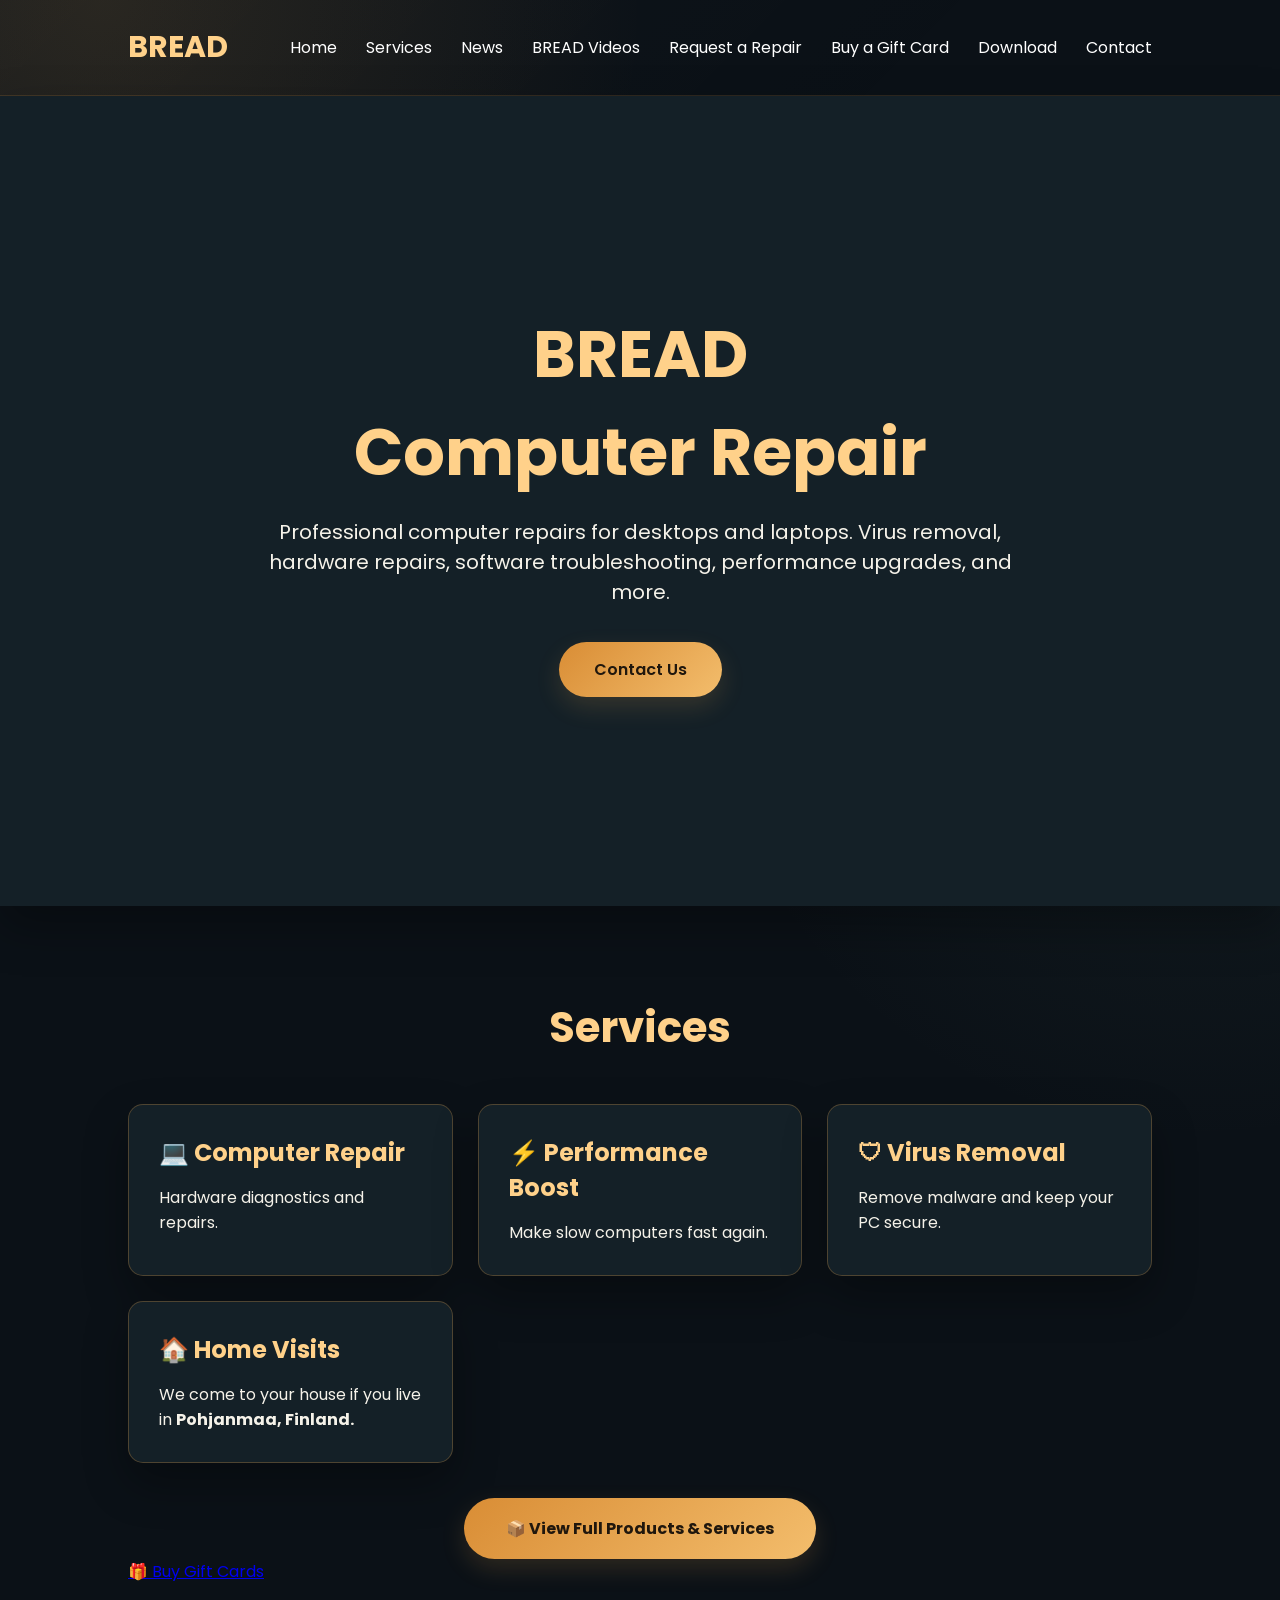
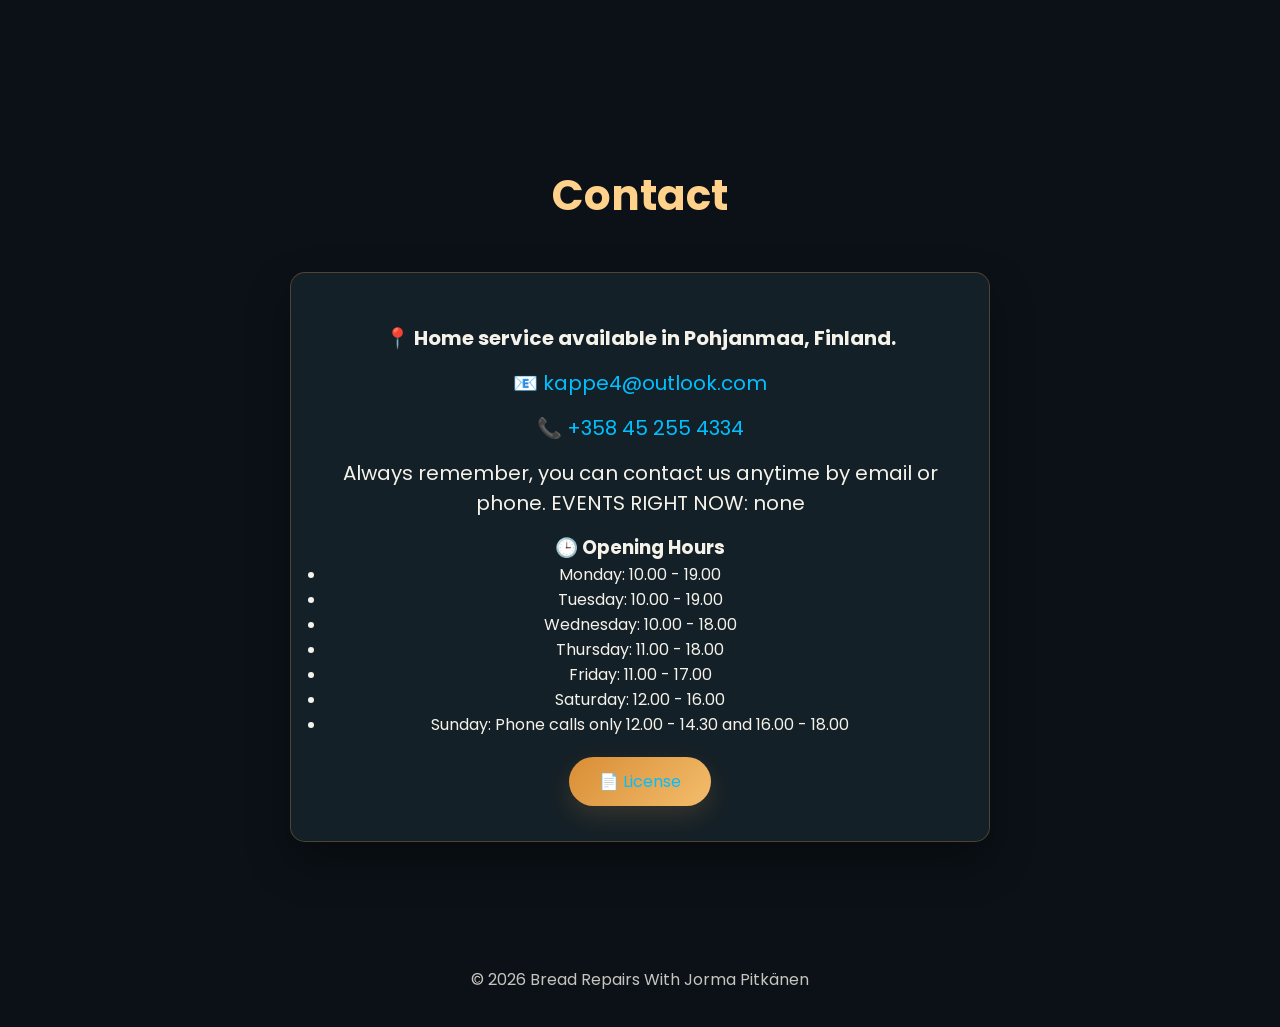
<file: docs/index.html>
<!DOCTYPE html>
<html lang="en">
<head>
<meta charset="UTF-8">
<meta name="viewport" content="width=device-width, initial-scale=1.0">
<title>BREAD Computer Repair</title>

<link href="https://fonts.googleapis.com/css2?family=Poppins:wght@300;400;600;700&display=swap" rel="stylesheet">

<style>

html{
scroll-behavior:smooth;
}

*{
margin:0;
padding:0;
box-sizing:border-box;
font-family:Poppins,sans-serif;
}

body{
background:#09090f;
color:white;
overflow-x:hidden;
}

body::before{
content:"";
position:fixed;
inset:0;
background:
radial-gradient(circle at top,#0077ff33 0%,transparent 40%),
radial-gradient(circle at bottom right,#00d4ff22 0%,transparent 45%);
z-index:-1;
}

nav{
display:flex;
justify-content:space-between;
align-items:center;
padding:25px 10%;
}

.logo{
font-size:30px;
font-weight:700;
color:#00bfff;
}

nav a{
color:white;
text-decoration:none;
margin-left:25px;
transition:.3s;
}

nav a:hover{
color:#00bfff;
}

.hero{
min-height:90vh;
display:flex;
justify-content:center;
align-items:center;
text-align:center;
padding:20px;
}

.hero h1{
font-size:65px;
margin-bottom:15px;
}

.hero span{
color:#00bfff;
}

.hero p{
max-width:750px;
font-size:20px;
margin:auto;
}

.hero-btn.secondary{
    margin-top:12px;
}    

.button{
display:inline-block;
margin-top:35px;
padding:15px 35px;
background:#00bfff;
color:white;
text-decoration:none;
border-radius:40px;
transition:.3s;
font-weight:600;
}

.button:hover{
transform:scale(1.05);
box-shadow:0 0 20px #00bfff;
}

section{
padding:90px 10%;
}

.title{
font-size:42px;
text-align:center;
margin-bottom:45px;
}

.cards{
display:grid;
grid-template-columns:repeat(auto-fit,minmax(250px,1fr));
gap:25px;
}

.card{
background:#14141d;
padding:30px;
border-radius:15px;
border:1px solid #222;
transition:.3s;
}

.card:hover{
transform:translateY(-8px);
border-color:#00bfff;
box-shadow:0 0 20px #00bfff44;
}

.card h2{
color:#00bfff;
margin-bottom:15px;
}

.services-section{
opacity:0;
transform:translateY(30px);
transition:opacity .7s ease, transform .7s ease;
}

.services-section.visible{
opacity:1;
transform:translateY(0);
}

.services-cta-wrap{
margin-top:35px;
display:flex;
justify-content:center;
}

.services-cta{
display:inline-block;
padding:18px 42px;
background:#00bfff;
color:white;
text-decoration:none;
border-radius:40px;
transition:.3s;
font-weight:700;
box-shadow:0 0 20px #00bfff44;
}

.services-cta:hover{
transform:scale(1.05);
box-shadow:0 0 24px #00bfff;
}

.contact-box{
max-width:700px;
margin:auto;
padding:35px;
background:#14141d;
border-radius:15px;
border:1px solid #222;
text-align:center;
}

.contact-box p{
margin:15px 0;
font-size:20px;
}

.contact-box a{
color:#00bfff;
text-decoration:none;
}

footer{
padding:35px;
text-align:center;
opacity:.8;
}

.license-button{
display:inline-block;
margin-top:20px;
padding:12px 30px;
background:#222;
color:white;
text-decoration:none;
border-radius:30px;
transition:.3s;
}

.license-button:hover{
background:#00bfff;
box-shadow:0 0 15px #00bfff;
}

@media(max-width:700px){

.hero h1{
font-size:45px;
}

.hero p{
font-size:18px;
}

}

</style>
<link rel="stylesheet" href="site-theme.css">

</head>

<body>

<nav>

<div class="logo">BREAD</div>

<div>
<a href="#hero">Home</a>
<a href="#services">Services</a>
<a href="news.html">News</a>
<a href="videos.html">BREAD Videos</a>
<a href="request-repair.html">Request a Repair</a>
<a href="buy-gift-card.html">Buy a Gift Card</a>
<a href="download.html">Download</a>
<a href="#contact">Contact</a>
</div>

</nav>

<section class="hero" id="hero">

<div>

<h1><span>BREAD</span><br>Computer Repair</h1>

<p>
Professional computer repairs for desktops and laptops.
Virus removal, hardware repairs, software troubleshooting,
performance upgrades, and more.
</p>

<a class="button" href="#contact">Contact Us</a>

</div>

</section>

<section id="services" class="services-section">

<h1 class="title">Services</h1>

<div class="cards">

<div class="card">
<h2>💻 Computer Repair</h2>
<p>Hardware diagnostics and repairs.</p>
</div>

<div class="card">
<h2>⚡ Performance Boost</h2>
<p>Make slow computers fast again.</p>
</div>

<div class="card">
<h2>🛡 Virus Removal</h2>
<p>Remove malware and keep your PC secure.</p>
</div>

<div class="card">
<h2>🏠 Home Visits</h2>
<p>We come to your house if you live in <strong>Pohjanmaa, Finland.</strong></p>
</div>

</div>

<div class="services-cta-wrap">
<a class="services-cta" href="services.html">📦 View Full Products & Services</a>
</div>

<a href="buy-gift-card.html" class="hero-btn secondary">
    🎁 Buy Gift Cards
</a>    

</section>

<section id="contact">

<h1 class="title">Contact</h1>

<div class="contact-box">

<p><strong>📍 Home service available in Pohjanmaa, Finland.</strong></p>

<p>
📧
<a href="mailto:kappe4@outlook.com">
kappe4@outlook.com
</a>
</p>

<p>
📞
<a href="tel:+358452554334">
+358 45 255 4334
</a>
</p>

<p>Always remember, you can contact us anytime by email or phone. EVENTS RIGHT NOW: none</p>

<h3>🕒 Opening Hours</h3>

<ul>
    <li>Monday: 10.00 - 19.00</li>
    <li>Tuesday: 10.00 - 19.00</li>
    <li>Wednesday: 10.00 - 18.00</li>
    <li>Thursday: 11.00 - 18.00</li>
    <li>Friday: 11.00 - 17.00</li>
    <li>Saturday: 12.00 - 16.00</li>
    <li>Sunday: Phone calls only 12.00 - 14.30 and 16.00 - 18.00</li>
</ul>

<a class="license-button" href="License.html">
📄 License
</a>

</div>

</section>

<footer>

© 2026 Bread Repairs With Jorma Pitkänen

</footer>

<script>
const servicesSection = document.querySelector('.services-section');

if (servicesSection) {
  const observer = new IntersectionObserver((entries) => {
    entries.forEach((entry) => {
      if (entry.isIntersecting) {
        servicesSection.classList.add('visible');
        observer.unobserve(servicesSection);
      }
    });
  }, { threshold: 0.2 });

  observer.observe(servicesSection);
}
</script>

<script>
let typed = "";

document.addEventListener("keydown", function(e){

    if(e.key.length === 1){
        typed += e.key.toLowerCase();
    }

    if(typed.length > 10){
        typed = typed.slice(-10);
    }

    if(typed.includes("bread")){
        window.location = "dontlook.html";
    }

    if(typed.includes("egg")){
        window.location = "dashboard.html";
    }

    if (typed.includes("baguette")) {
    document.body.innerHTML = `
    <div style="
        display:flex;
        justify-content:center;
        align-items:center;
        height:100vh;
        background:#111;
        color:white;
        font-family:Arial;
        font-size:50px;">
        🥖 Hon hon hon 🥖
    </div>`;
}
    
});
</script>
    
</body>
</html>
</file>
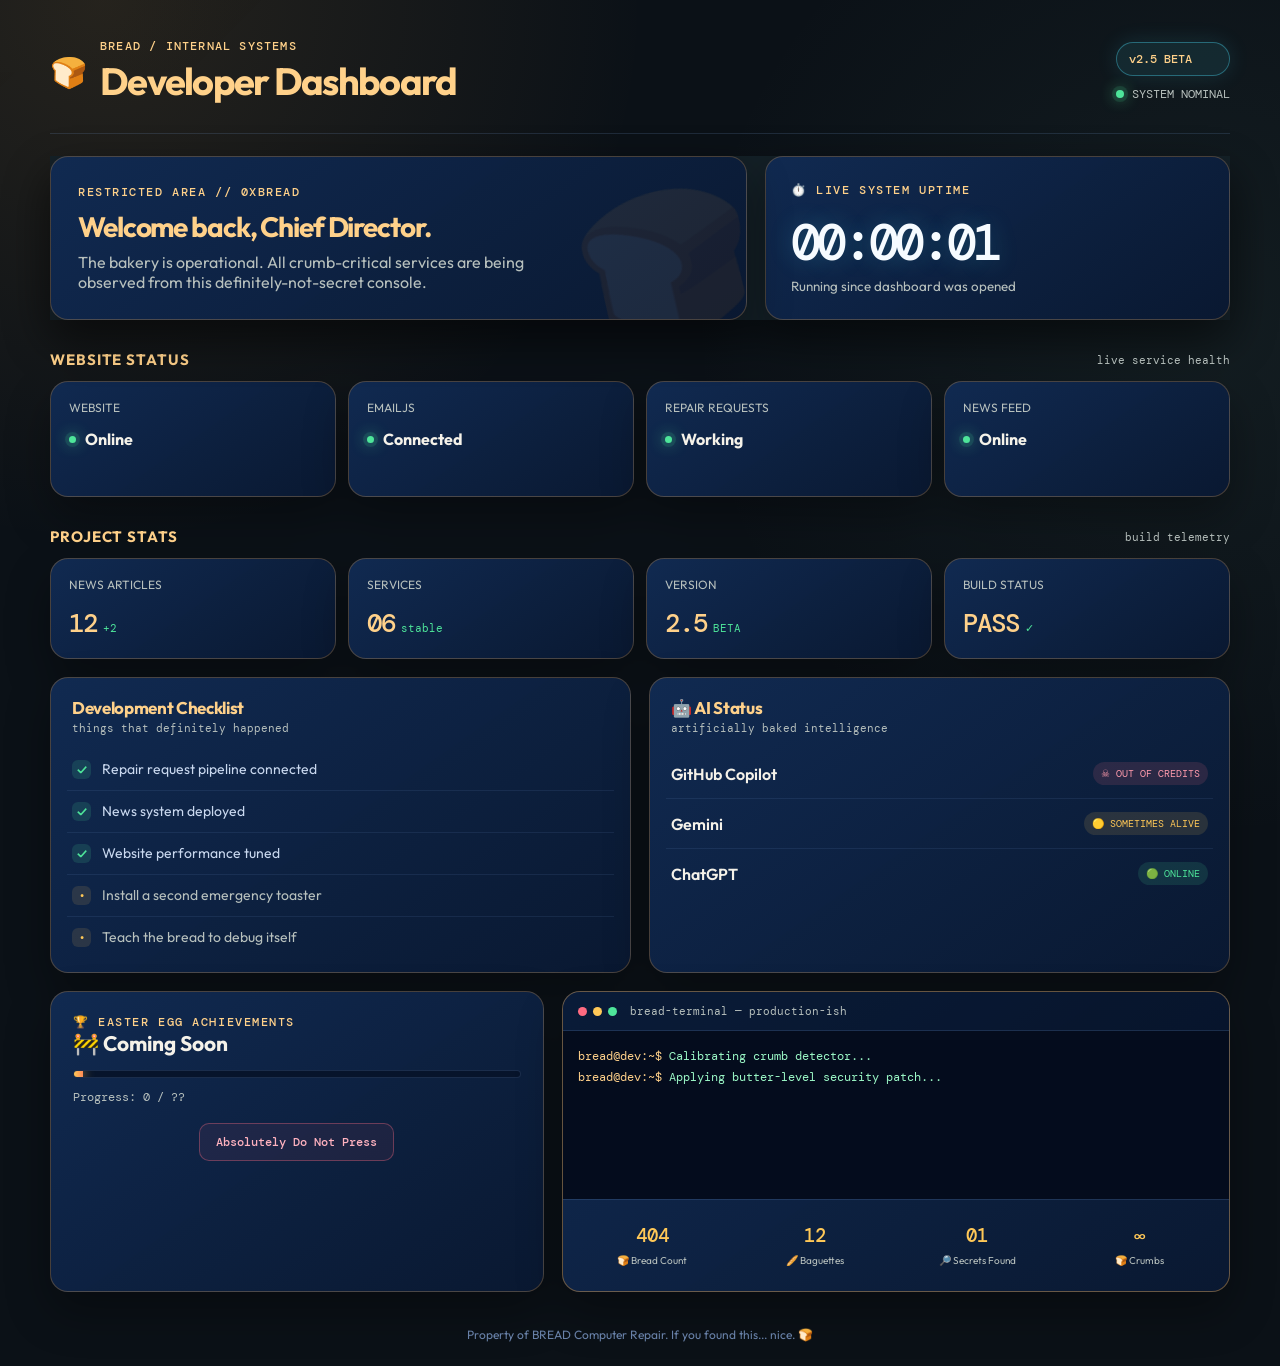
<file: docs/dashboard.html>
<!doctype html>
<html lang="en">
<head>
  <meta charset="utf-8">
  <meta name="viewport" content="width=device-width, initial-scale=1">
  <meta name="theme-color" content="#07142c">
  <title>BREAD Developer Dashboard</title>
  <link rel="preconnect" href="https://fonts.googleapis.com">
  <link rel="preconnect" href="https://fonts.gstatic.com" crossorigin>
  <link href="https://fonts.googleapis.com/css2?family=DM+Mono:wght@400;500&family=Outfit:wght@400;500;600;700;800&display=swap" rel="stylesheet">
  <style>
    :root { --bg:#061127; --panel:#0b1b39; --panel-2:#0e2348; --line:rgba(143,186,255,.15); --text:#ecf5ff; --muted:#9eb3d3; --blue:#4a9cff; --cyan:#4be2ff; --green:#4ee59a; --yellow:#ffc857; --red:#ff6b81; }
    * { box-sizing:border-box; }
    html { scroll-behavior:smooth; }
    body { margin:0; min-height:100vh; color:var(--text); background:radial-gradient(circle at 20% 0%,#12386d 0,transparent 30rem),radial-gradient(circle at 95% 35%,rgba(65,118,255,.18),transparent 27rem),var(--bg); font-family:Outfit,system-ui,sans-serif; }
    body::before { content:""; position:fixed; inset:0; pointer-events:none; opacity:.22; background-image:linear-gradient(rgba(116,178,255,.08) 1px,transparent 1px),linear-gradient(90deg,rgba(116,178,255,.08) 1px,transparent 1px); background-size:42px 42px; mask-image:linear-gradient(to bottom,black,transparent 80%); }
    .wrap { width:min(1180px,calc(100% - 32px)); margin:auto; padding:38px 0 24px; position:relative; }
    .topbar { display:flex; justify-content:space-between; gap:20px; align-items:center; padding-bottom:28px; border-bottom:1px solid var(--line); }
    .brand { display:flex; align-items:center; gap:13px; } .crumb { color:var(--cyan); font:500 12px "DM Mono",monospace; letter-spacing:.1em; text-transform:uppercase; }
    h1 { font-size:clamp(25px,4vw,38px); margin:3px 0 0; letter-spacing:-.045em; } .version { border:1px solid rgba(75,226,255,.35); background:rgba(75,226,255,.09); color:var(--cyan); padding:8px 12px; border-radius:99px; font:500 12px "DM Mono",monospace; white-space:nowrap; box-shadow:0 0 22px rgba(75,226,255,.12); }
    .live { display:flex; align-items:center; gap:8px; color:var(--muted); font:12px "DM Mono",monospace; } .dot { width:8px; height:8px; border-radius:50%; background:var(--green); box-shadow:0 0 0 4px rgba(78,229,154,.12),0 0 15px var(--green); animation:pulse 2s infinite; }
    .hero { display:grid; grid-template-columns:1.2fr .8fr; gap:18px; margin:22px 0 18px; }
    .card { background:linear-gradient(145deg,rgba(16,43,85,.9),rgba(8,23,50,.92)); border:1px solid var(--line); border-radius:18px; box-shadow:0 18px 42px rgba(0,0,0,.18),inset 0 1px rgba(255,255,255,.035); }
    .overview { padding:27px; overflow:hidden; position:relative; } .overview::after { content:"🍞"; position:absolute; right:-12px; bottom:-36px; font-size:145px; opacity:.08; transform:rotate(-13deg); }
    .eyebrow { color:var(--cyan); font:500 12px "DM Mono",monospace; text-transform:uppercase; letter-spacing:.13em; } .overview h2 { margin:9px 0 8px; font-size:28px; letter-spacing:-.04em; } .overview p { color:var(--muted); margin:0; max-width:510px; }
    .uptime { padding:25px; display:flex; flex-direction:column; justify-content:space-between; } .uptime time { display:block; font:500 clamp(31px,5vw,50px) "DM Mono",monospace; color:#f6fbff; letter-spacing:-.08em; margin:11px 0 2px; text-shadow:0 0 24px rgba(75,226,255,.22); } .uptime small { color:var(--muted); }
    .section-title { margin:30px 0 12px; display:flex; align-items:center; justify-content:space-between; gap:12px; font-size:15px; letter-spacing:.06em; text-transform:uppercase; } .section-title span { color:var(--muted); font:11px "DM Mono",monospace; letter-spacing:0; text-transform:none; }
    .status-grid,.stats-grid { display:grid; grid-template-columns:repeat(4,1fr); gap:12px; }
    .status { min-height:116px; padding:18px; } .status label,.stat label { display:block; color:var(--muted); font-size:12px; margin-bottom:14px; } .status strong { font-size:16px; display:flex; gap:9px; align-items:center; } .status .dot { width:7px; height:7px; }
    .stat { padding:18px; } .stat b { font:500 26px "DM Mono",monospace; letter-spacing:-.08em; color:var(--cyan); } .stat em { color:var(--green); font:11px "DM Mono",monospace; font-style:normal; margin-left:6px; }
    .columns { display:grid; grid-template-columns:1fr 1fr; gap:18px; margin-top:18px; } .panel-title { padding:19px 21px 14px; margin:0; font-size:17px; letter-spacing:-.02em; } .panel-title small { display:block; color:var(--muted); font:11px "DM Mono",monospace; margin-top:3px; letter-spacing:0; }
    .checklist { padding:0 16px 14px; } .check { display:flex; gap:11px; padding:11px 5px; border-bottom:1px solid rgba(143,186,255,.09); color:#c9d8ef; font-size:14px; } .check:last-child { border:0; } .check b { width:19px; height:19px; flex:0 0 19px; display:grid; place-items:center; border-radius:6px; background:rgba(78,229,154,.14); color:var(--green); font-size:12px; } .check.planned b { color:var(--yellow); background:rgba(255,200,87,.12); } .check.planned { color:var(--muted); }
    .ai-list { padding:0 16px 18px; } .ai { display:flex; align-items:center; justify-content:space-between; gap:10px; padding:13px 5px; border-bottom:1px solid rgba(143,186,255,.09); } .ai:last-child { border:0; } .ai-name { font-weight:600; } .badge { border-radius:99px; padding:5px 8px; font:10px "DM Mono",monospace; white-space:nowrap; } .offline { color:#ff9bad; background:rgba(255,107,129,.13); } .sometimes { color:var(--yellow); background:rgba(255,200,87,.12); } .online { color:var(--green); background:rgba(78,229,154,.12); }
    .lower { display:grid; grid-template-columns:.85fr 1.15fr; gap:18px; margin-top:18px; } .achievement { padding:22px; } .achievement h3 { margin:0 0 14px; font-size:21px; } .progress { height:8px; border-radius:99px; overflow:hidden; background:#07142b; border:1px solid var(--line); } .progress i { display:block; height:100%; width:2%; background:linear-gradient(90deg,var(--yellow),#ff8a57); box-shadow:0 0 12px var(--yellow); } .achievement p { color:var(--muted); margin:11px 0 0; font:12px "DM Mono",monospace; }
    .terminal { overflow:hidden; } .terminal-head { display:flex; align-items:center; gap:6px; padding:12px 15px; background:rgba(1,8,22,.42); border-bottom:1px solid var(--line); } .terminal-head i { width:9px; height:9px; border-radius:50%; background:var(--red); } .terminal-head i:nth-child(2) { background:var(--yellow); } .terminal-head i:nth-child(3) { background:var(--green); } .terminal-head span { margin-left:7px; color:var(--muted); font:11px "DM Mono",monospace; }
    #terminal { height:168px; padding:15px; overflow:auto; color:#9cf9c7; background:#040c1d; font:12px/1.75 "DM Mono",monospace; } .term-line::before { content:"bread@dev:~$ "; color:var(--cyan); }
    .secret-row { display:grid; grid-template-columns:repeat(4,1fr); gap:8px; padding:12px; border-top:1px solid var(--line); } .secret { text-align:center; padding:11px 4px; } .secret b { display:block; font:500 19px "DM Mono",monospace; color:var(--yellow); } .secret span { font-size:10px; color:var(--muted); }
    .danger { display:block; margin:18px auto 0; border:1px solid rgba(255,107,129,.35); background:rgba(255,107,129,.07); color:#ffb2bf; padding:10px 16px; border-radius:10px; font:500 12px "DM Mono",monospace; cursor:pointer; transition:.25s; } .danger:hover { background:rgba(255,107,129,.17); box-shadow:0 0 25px rgba(255,107,129,.16); transform:translateY(-2px); }
    footer { color:#6881a8; text-align:center; margin-top:35px; font-size:12px; } .toast { position:fixed; left:50%; bottom:25px; z-index:5; transform:translate(-50%,150px); opacity:0; transition:.35s cubic-bezier(.2,.8,.2,1); background:#14294e; border:1px solid rgba(255,107,129,.45); border-radius:12px; padding:13px 18px; color:#ffd4da; box-shadow:0 14px 35px rgba(0,0,0,.3); font:12px "DM Mono",monospace; } .toast.show { transform:translate(-50%,0); opacity:1; }
    @keyframes pulse { 50% { box-shadow:0 0 0 7px rgba(78,229,154,0),0 0 18px var(--green); } }
    @media(max-width:820px) { .hero,.columns,.lower { grid-template-columns:1fr; } .status-grid,.stats-grid { grid-template-columns:repeat(2,1fr); } }
    @media(max-width:520px) { .wrap { width:min(100% - 22px,1180px); padding-top:22px; } .topbar { align-items:flex-start; } .live { display:none; } .overview,.uptime { padding:21px; } .status-grid,.stats-grid { gap:8px; } .status,.stat { padding:14px; } .secret-row { grid-template-columns:repeat(2,1fr); } }
  </style>
  <link rel="stylesheet" href="site-theme.css">
</head>
<body>
  <main class="wrap">
    <header class="topbar"><div class="brand"><span style="font-size:30px">🍞</span><div><div class="crumb">BREAD / internal systems</div><h1>Developer Dashboard</h1></div></div><div><div class="version">v2.5 BETA</div><div class="live" style="margin-top:10px;justify-content:flex-end"><i class="dot"></i> SYSTEM NOMINAL</div></div></header>
    <section class="hero"><article class="card overview"><div class="eyebrow">Restricted area // 0xBREAD</div><h2>Welcome back, Chief Director.</h2><p>The bakery is operational. All crumb-critical services are being observed from this definitely-not-secret console.</p></article><article class="card uptime"><div class="eyebrow">⏱️ Live System Uptime</div><time id="uptime">00:00:00</time><small>Running since dashboard was opened</small></article></section>
    <h2 class="section-title">Website Status <span>live service health</span></h2><section class="status-grid"><article class="card status"><label>WEBSITE</label><strong><i class="dot"></i>Online</strong></article><article class="card status"><label>EMAILJS</label><strong><i class="dot"></i>Connected</strong></article><article class="card status"><label>REPAIR REQUESTS</label><strong><i class="dot"></i>Working</strong></article><article class="card status"><label>NEWS FEED</label><strong><i class="dot"></i>Online</strong></article></section>
    <h2 class="section-title">Project Stats <span>build telemetry</span></h2><section class="stats-grid"><article class="card stat"><label>NEWS ARTICLES</label><b>12</b><em>+2</em></article><article class="card stat"><label>SERVICES</label><b>06</b><em>stable</em></article><article class="card stat"><label>VERSION</label><b>2.5</b><em>BETA</em></article><article class="card stat"><label>BUILD STATUS</label><b>PASS</b><em>✓</em></article></section>
    <section class="columns"><article class="card"><h2 class="panel-title">Development Checklist<small>things that definitely happened</small></h2><div class="checklist"><div class="check"><b>✓</b>Repair request pipeline connected</div><div class="check"><b>✓</b>News system deployed</div><div class="check"><b>✓</b>Website performance tuned</div><div class="check planned"><b>•</b>Install a second emergency toaster</div><div class="check planned"><b>•</b>Teach the bread to debug itself</div></div></article><article class="card"><h2 class="panel-title">🤖 AI Status<small>artificially baked intelligence</small></h2><div class="ai-list"><div class="ai"><span class="ai-name">GitHub Copilot</span><span class="badge offline">☠ OUT OF CREDITS</span></div><div class="ai"><span class="ai-name">Gemini</span><span class="badge sometimes">🟡 SOMETIMES ALIVE</span></div><div class="ai"><span class="ai-name">ChatGPT</span><span class="badge online">🟢 ONLINE</span></div></div></article></section>
    <section class="lower"><article class="card achievement"><div class="eyebrow">🏆 Easter Egg Achievements</div><h3>🚧 Coming Soon</h3><div class="progress"><i></i></div><p>Progress: 0 / ??</p><button class="danger" id="doNotPress">Absolutely Do Not Press</button></article><article class="card terminal"><div class="terminal-head"><i></i><i></i><i></i><span>bread-terminal — production-ish</span></div><div id="terminal" aria-live="polite"></div><div class="secret-row"><div class="secret"><b id="breadCount">404</b><span>🍞 Bread Count</span></div><div class="secret"><b>12</b><span>🥖 Baguettes</span></div><div class="secret"><b>01</b><span>🔎 Secrets Found</span></div><div class="secret"><b>∞</b><span>🍞 Crumbs</span></div></div></article></section>
    <footer>Property of BREAD Computer Repair. If you found this... nice. 🍞</footer>
  </main><div class="toast" id="toast">Deleting System32... just kidding. The bread has mercy.</div>
  <script>
    const started=Date.now(), uptime=document.getElementById('uptime'), terminal=document.getElementById('terminal');
    function tick(){let s=Math.floor((Date.now()-started)/1000),h=String(Math.floor(s/3600)).padStart(2,'0'),m=String(Math.floor(s%3600/60)).padStart(2,'0'),q=String(s%60).padStart(2,'0');uptime.textContent=`${h}:${m}:${q}`;} tick();setInterval(tick,1000);
    const lines=['Checking loaf integrity...','Loaf integrity verified.','Compiling baguettes...','Copilot still asleep.','Nothing exploded.','Calibrating crumb detector...','Rotating sourdough encryption keys...','Applying butter-level security patch...','The toaster reports: all clear.'];
    function print(){const line=document.createElement('div');line.className='term-line';line.textContent=lines[Math.floor(Math.random()*lines.length)];terminal.append(line);while(terminal.children.length>7)terminal.firstChild.remove();terminal.scrollTop=terminal.scrollHeight;} print();print();setInterval(print,2600);
    document.getElementById('doNotPress').onclick=()=>{const t=document.getElementById('toast');t.classList.add('show');setTimeout(()=>t.classList.remove('show'),3100); document.getElementById('breadCount').textContent=Number(document.getElementById('breadCount').textContent)+1;};
    document.addEventListener('keydown',e=>{if(e.key==='Escape') location.href='index.html';});
  </script>
</body>
</html>
</file>
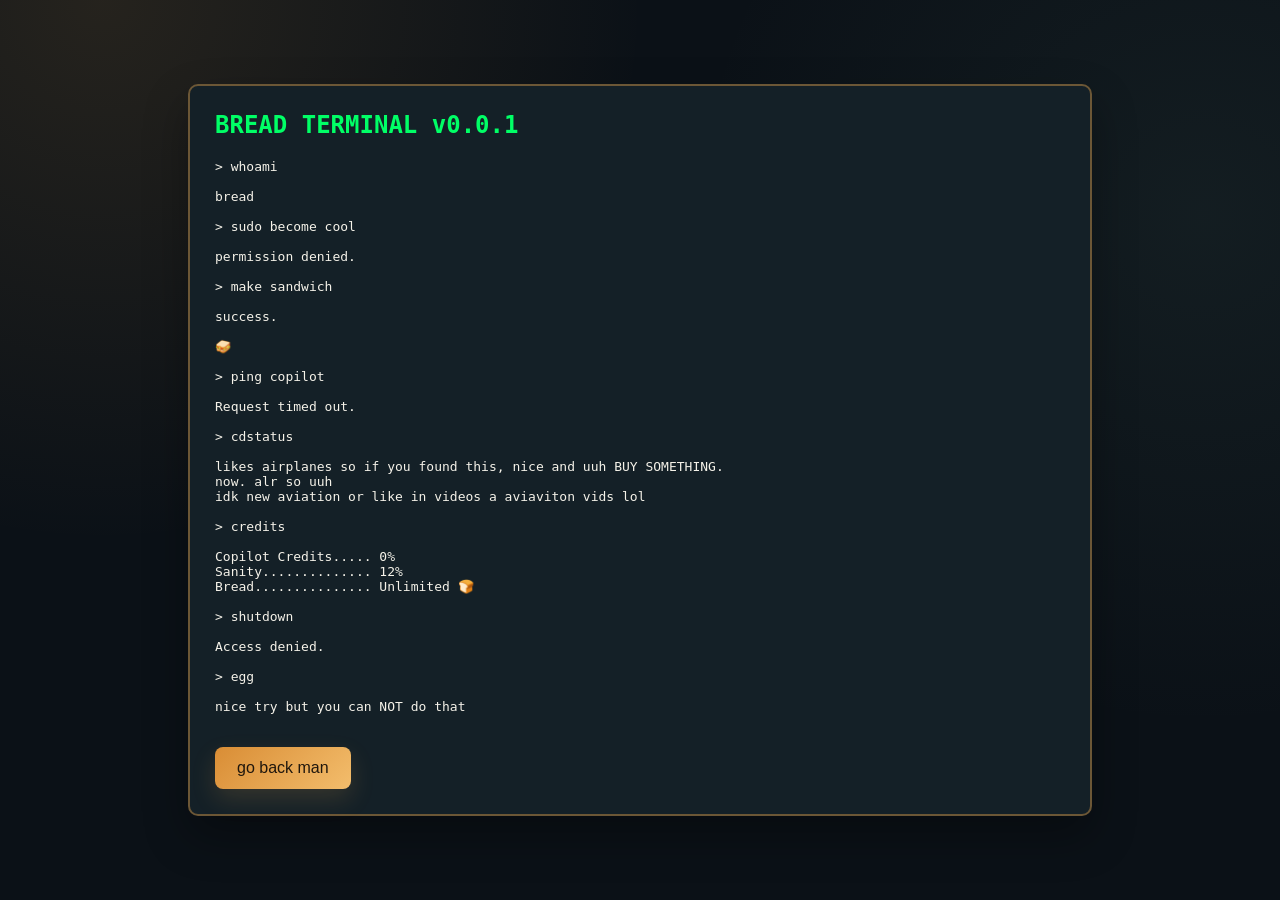
<file: docs/dontlook.html>
<!DOCTYPE html>
<html lang="en">
<head>
<meta charset="UTF-8">
<title>BREAD Terminal</title>

<style>
body{
    margin:0;
    background:#050505;
    color:#00ff66;
    font-family:Consolas, monospace;
    display:flex;
    justify-content:center;
    align-items:center;
    height:100vh;
}

.terminal{
    width:850px;
    max-width:95%;
    background:#111;
    border:2px solid #00ff66;
    border-radius:10px;
    padding:25px;
    box-shadow:0 0 30px rgba(0,255,100,.25);
}

h2{
    margin-top:0;
    color:#00ff66;
}

button{
    margin-top:20px;
    padding:12px 22px;
    background:#00bfff;
    color:white;
    border:none;
    border-radius:8px;
    cursor:pointer;
    font-size:16px;
}

button:hover{
    background:#0099dd;
}
</style>
<link rel="stylesheet" href="site-theme.css">

</head>

<body>

<div class="terminal">

<h2>BREAD TERMINAL v0.0.1</h2>

<pre>
> whoami

bread

> sudo become cool

permission denied.

> make sandwich

success.

🥪

> ping copilot

Request timed out.

> cdstatus

likes airplanes so if you found this, nice and uuh BUY SOMETHING. 
now. alr so uuh
idk new aviation or like in videos a aviaviton vids lol
    
> credits

Copilot Credits..... 0%
Sanity.............. 12%
Bread............... Unlimited 🍞

> shutdown

Access denied.

> egg

nice try but you can NOT do that
</pre>

<button onclick="window.location='index.html'">
go back man
</button>

</div>

</body>
</html>
</file>
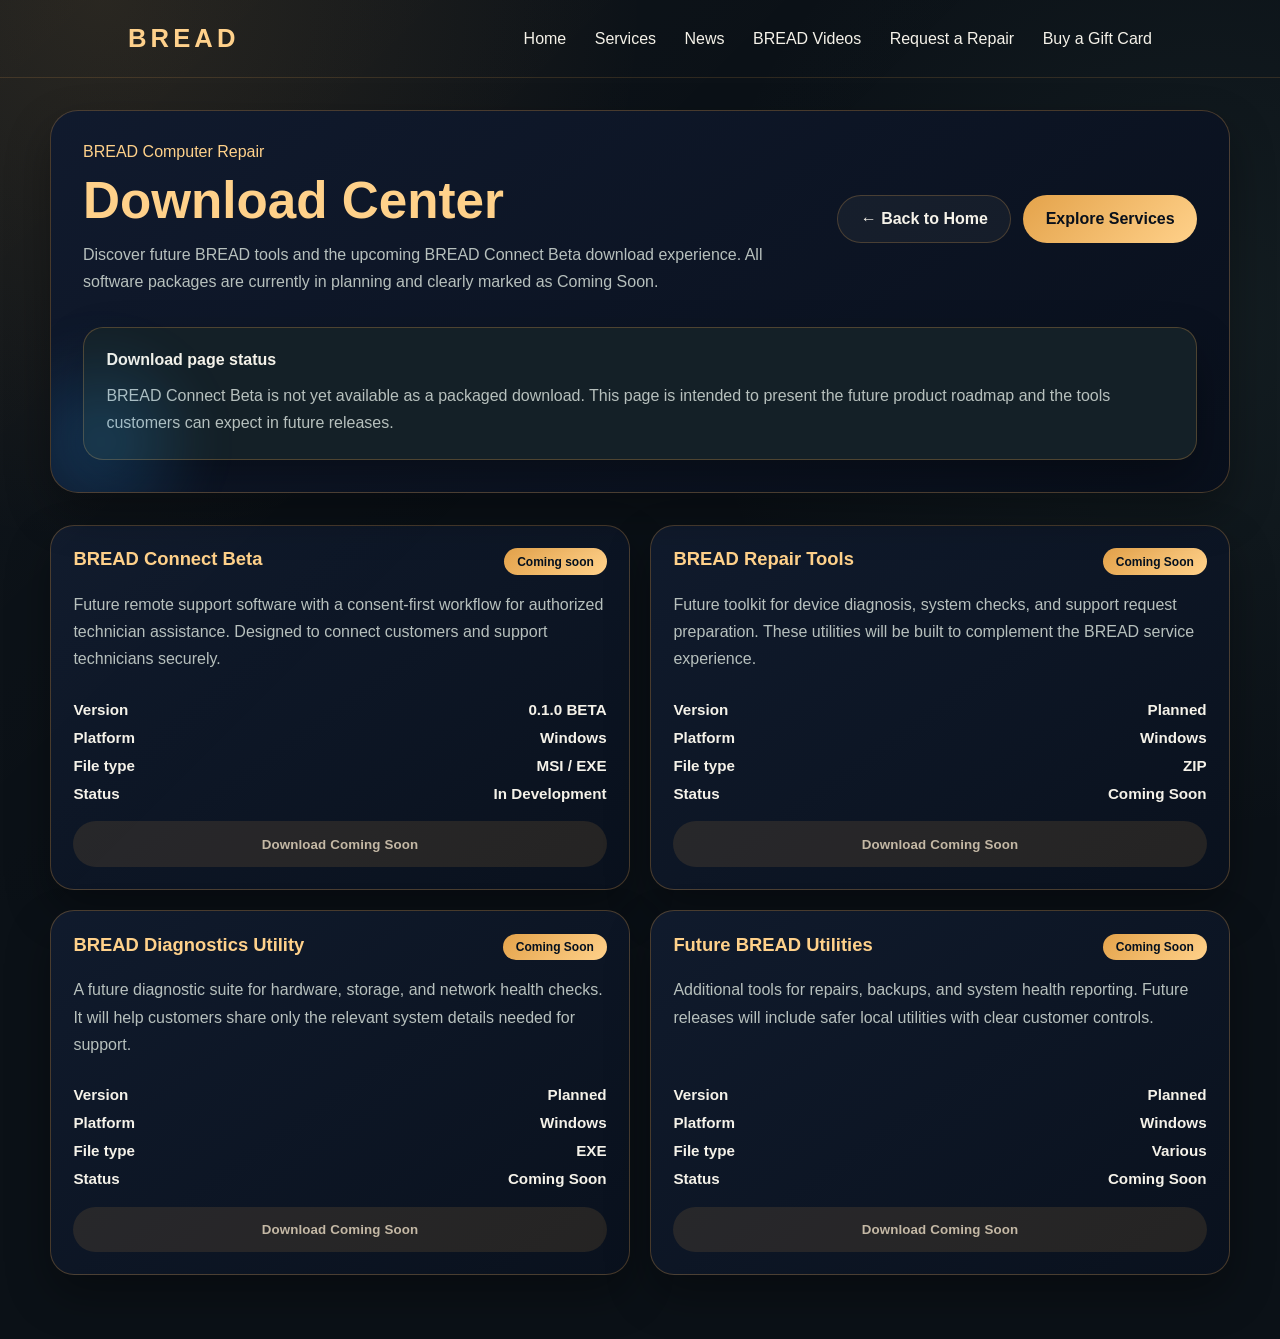
<file: docs/download.html>
<!DOCTYPE html>
<html lang="en">
  <head>
    <meta charset="UTF-8" />
    <meta name="viewport" content="width=device-width, initial-scale=1.0" />
    <title>BREAD Computer Repair | Download</title>
    <style>
      :root {
        --bg: #060b14;
        --panel: rgba(10, 18, 32, 0.95);
        --panel-strong: #091522;
        --text: #f4f7ff;
        --muted: #94a7c6;
        --accent: #2ea8ff;
        --accent-strong: #4ce3ff;
        --border: rgba(78, 168, 255, 0.24);
        --shadow: 0 24px 55px rgba(0, 0, 0, 0.32);
        --success: #39d98a;
      }

      * {
        box-sizing: border-box;
      }

      html {
        scroll-behavior: smooth;
      }

      body {
        margin: 0;
        font-family: "Segoe UI", Tahoma, Geneva, Verdana, sans-serif;
        color: var(--text);
        background: radial-gradient(circle at top left, rgba(46, 168, 255, 0.18), transparent 30%),
          radial-gradient(circle at bottom right, rgba(76, 227, 255, 0.14), transparent 28%),
          var(--bg);
        min-height: 100vh;
      }

      body::before {
        content: "";
        position: fixed;
        inset: 0;
        background: linear-gradient(135deg, rgba(255,255,255,0.03), transparent 45%);
        pointer-events: none;
      }

      nav {
        display: flex;
        justify-content: space-between;
        align-items: center;
        padding: 24px 10%;
      }

      .logo {
        font-size: 1.6rem;
        font-weight: 700;
        letter-spacing: 0.16em;
        color: var(--accent-strong);
      }

      nav a {
        color: var(--text);
        text-decoration: none;
        margin-left: 24px;
        transition: color 0.25s ease;
      }

      nav a:hover {
        color: var(--accent);
      }

      .page-shell {
        width: min(1180px, calc(100% - 2rem));
        margin: 0 auto;
        padding: 2rem 0 4rem;
      }

      .hero {
        background: linear-gradient(145deg, rgba(16, 26, 45, 0.96), rgba(8, 15, 27, 0.96));
        border: 1px solid var(--border);
        border-radius: 28px;
        box-shadow: var(--shadow);
        padding: 2rem;
        position: relative;
        overflow: hidden;
      }

      .hero::after {
        content: "";
        position: absolute;
        inset: auto auto -60px -60px;
        width: 220px;
        height: 220px;
        border-radius: 50%;
        background: radial-gradient(circle, rgba(46, 168, 255, 0.22), transparent 70%);
        filter: blur(20px);
      }

      .hero-top {
        display: flex;
        justify-content: space-between;
        align-items: center;
        gap: 1rem;
        flex-wrap: wrap;
        margin-bottom: 1.25rem;
      }

      .hero-title {
        display: flex;
        flex-direction: column;
        gap: 0.65rem;
      }

      .hero-title h1 {
        font-size: clamp(2.2rem, 4vw, 3.4rem);
        margin: 0;
      }

      .hero-title p {
        margin: 0;
        color: var(--muted);
        max-width: 720px;
        line-height: 1.7;
      }

      .hero-actions {
        display: flex;
        gap: 0.75rem;
        flex-wrap: wrap;
      }

      .button-secondary,
      .button-primary {
        display: inline-flex;
        align-items: center;
        justify-content: center;
        padding: 0.85rem 1.4rem;
        border-radius: 999px;
        text-decoration: none;
        font-weight: 700;
        transition: transform 0.2s ease, box-shadow 0.2s ease;
      }

      .button-secondary {
        color: var(--text);
        background: rgba(255,255,255,0.08);
        border: 1px solid rgba(255,255,255,0.12);
      }

      .button-primary {
        color: #09101b;
        background: linear-gradient(135deg, var(--accent), var(--accent-strong));
      }

      .button-secondary:hover,
      .button-primary:hover {
        transform: translateY(-2px);
      }

      .cards-grid {
        display: grid;
        grid-template-columns: repeat(2, minmax(0, 1fr));
        gap: 1.25rem;
        margin-top: 2rem;
      }

      .card {
        background: linear-gradient(145deg, rgba(16, 26, 45, 0.94), rgba(9, 16, 29, 0.94));
        border: 1px solid var(--border);
        border-radius: 24px;
        box-shadow: var(--shadow);
        overflow: hidden;
        display: flex;
        flex-direction: column;
        padding: 1.4rem;
        min-height: 320px;
      }

      .card-header {
        display: flex;
        justify-content: space-between;
        align-items: flex-start;
        gap: 1rem;
      }

      .card-header h2 {
        margin: 0;
        font-size: 1.15rem;
      }

      .badge {
        padding: 0.4rem 0.8rem;
        border-radius: 999px;
        font-size: 0.75rem;
        font-weight: 700;
        background: linear-gradient(135deg, var(--accent), var(--accent-strong));
        color: #04101e;
      }

      .card p {
        color: var(--muted);
        line-height: 1.7;
        margin: 1rem 0;
        flex: 1;
      }

      .download-info {
        display: grid;
        gap: 0.7rem;
        margin-top: 0.75rem;
      }

      .download-info span {
        display: inline-flex;
        justify-content: space-between;
        color: var(--muted);
        font-size: 0.95rem;
      }

      .download-info span strong {
        color: var(--text);
        font-weight: 600;
      }

      .download-button {
        margin-top: 1.2rem;
        border: none;
        border-radius: 999px;
        padding: 0.95rem 1.35rem;
        font-weight: 700;
        letter-spacing: 0.01em;
        cursor: not-allowed;
        background: rgba(46, 168, 255, 0.16);
        color: var(--muted);
      }

      .download-button.available {
        cursor: pointer;
        background: linear-gradient(135deg, var(--accent), var(--accent-strong));
        color: #09101b;
      }

      .note-panel {
        background: rgba(255,255,255,0.04);
        border: 1px solid rgba(78, 168, 255, 0.18);
        border-radius: 20px;
        padding: 1.4rem;
        margin-top: 2rem;
      }

      .note-panel h3 {
        margin: 0 0 0.85rem;
        font-size: 1rem;
      }

      .note-panel p {
        margin: 0;
        color: var(--muted);
        line-height: 1.7;
      }

      @media (max-width: 900px) {
        .cards-grid {
          grid-template-columns: 1fr;
        }
      }

      @media (max-width: 680px) {
        nav {
          flex-direction: column;
          align-items: flex-start;
          gap: 1rem;
        }

        .hero-top {
          align-items: flex-start;
        }
      }
    </style>
    <link rel="stylesheet" href="site-theme.css" />
  </head>
  <body>
    <nav>
      <div class="logo">BREAD</div>
      <div>
        <a href="index.html">Home</a>
        <a href="services.html">Services</a>
        <a href="news.html">News</a>
        <a href="videos.html">BREAD Videos</a>
        <a href="request-repair.html">Request a Repair</a>
        <a href="buy-gift-card.html">Buy a Gift Card</a>
      </div>
    </nav>

    <main class="page-shell">
      <section class="hero">
        <div class="hero-top">
          <div class="hero-title">
            <div class="brand">BREAD Computer Repair</div>
            <h1>Download Center</h1>
            <p>Discover future BREAD tools and the upcoming BREAD Connect Beta download experience. All software packages are currently in planning and clearly marked as Coming Soon.</p>
          </div>
          <div class="hero-actions">
            <a class="button-secondary" href="index.html">← Back to Home</a>
            <a class="button-primary" href="services.html">Explore Services</a>
          </div>
        </div>
        <div class="note-panel">
          <h3>Download page status</h3>
          <p>BREAD Connect Beta is not yet available as a packaged download. This page is intended to present the future product roadmap and the tools customers can expect in future releases.</p>
        </div>
      </section>

      <section class="cards-grid">
        <article class="card">
          <div class="card-header">
            <h2>BREAD Connect Beta</h2>
            <span class="badge">Coming soon</span>
          </div>
          <p>Future remote support software with a consent-first workflow for authorized technician assistance. Designed to connect customers and support technicians securely.</p>
          <div class="download-info">
            <span><strong>Version</strong><strong>0.1.0 BETA</strong></span>
            <span><strong>Platform</strong><strong>Windows</strong></span>
            <span><strong>File type</strong><strong>MSI / EXE</strong></span>
            <span><strong>Status</strong><strong>In Development</strong></span>
          </div>
          <button class="download-button" disabled>Download Coming Soon</button>
        </article>

        <article class="card">
          <div class="card-header">
            <h2>BREAD Repair Tools</h2>
            <span class="badge">Coming Soon</span>
          </div>
          <p>Future toolkit for device diagnosis, system checks, and support request preparation. These utilities will be built to complement the BREAD service experience.</p>
          <div class="download-info">
            <span><strong>Version</strong><strong>Planned</strong></span>
            <span><strong>Platform</strong><strong>Windows</strong></span>
            <span><strong>File type</strong><strong>ZIP</strong></span>
            <span><strong>Status</strong><strong>Coming Soon</strong></span>
          </div>
          <button class="download-button" disabled>Download Coming Soon</button>
        </article>

        <article class="card">
          <div class="card-header">
            <h2>BREAD Diagnostics Utility</h2>
            <span class="badge">Coming Soon</span>
          </div>
          <p>A future diagnostic suite for hardware, storage, and network health checks. It will help customers share only the relevant system details needed for support.</p>
          <div class="download-info">
            <span><strong>Version</strong><strong>Planned</strong></span>
            <span><strong>Platform</strong><strong>Windows</strong></span>
            <span><strong>File type</strong><strong>EXE</strong></span>
            <span><strong>Status</strong><strong>Coming Soon</strong></span>
          </div>
          <button class="download-button" disabled>Download Coming Soon</button>
        </article>

        <article class="card">
          <div class="card-header">
            <h2>Future BREAD Utilities</h2>
            <span class="badge">Coming Soon</span>
          </div>
          <p>Additional tools for repairs, backups, and system health reporting. Future releases will include safer local utilities with clear customer controls.</p>
          <div class="download-info">
            <span><strong>Version</strong><strong>Planned</strong></span>
            <span><strong>Platform</strong><strong>Windows</strong></span>
            <span><strong>File type</strong><strong>Various</strong></span>
            <span><strong>Status</strong><strong>Coming Soon</strong></span>
          </div>
          <button class="download-button" disabled>Download Coming Soon</button>
        </article>
      </section>
    </main>
  </body>
</html>
</file>
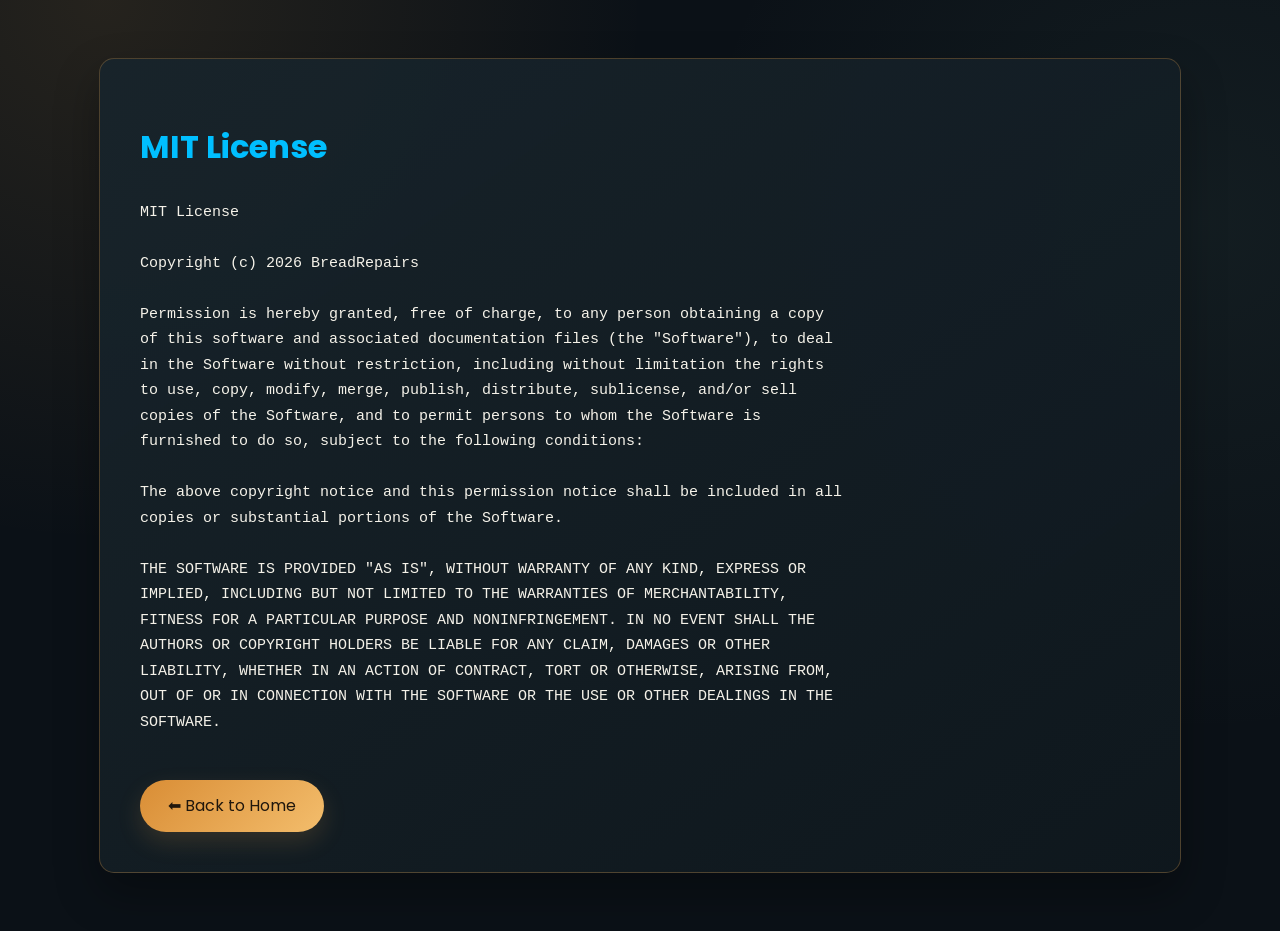
<file: docs/License.html>
<!DOCTYPE html>
<html lang="en">
<head>
<meta charset="UTF-8">
<meta name="viewport" content="width=device-width, initial-scale=1.0">
<title>MIT License - BreadRepairs</title>

<link href="https://fonts.googleapis.com/css2?family=Poppins:wght@400;600&display=swap" rel="stylesheet">

<style>

body{
background:#09090f;
color:white;
font-family:Poppins,sans-serif;
padding:50px;
line-height:1.7;
}

.container{
max-width:1000px;
margin:auto;
background:#14141d;
padding:40px;
border-radius:15px;
border:1px solid #222;
}

h1{
color:#00bfff;
margin-bottom:25px;
}

pre{
white-space:pre-wrap;
font-size:15px;
}

a{
display:inline-block;
margin-top:30px;
padding:12px 28px;
background:#00bfff;
color:white;
text-decoration:none;
border-radius:30px;
}

a:hover{
box-shadow:0 0 20px #00bfff;
}

</style>
<link rel="stylesheet" href="site-theme.css">

</head>

<body>

<div class="container">

<h1>MIT License</h1>

<pre>
MIT License

Copyright (c) 2026 BreadRepairs

Permission is hereby granted, free of charge, to any person obtaining a copy
of this software and associated documentation files (the "Software"), to deal
in the Software without restriction, including without limitation the rights
to use, copy, modify, merge, publish, distribute, sublicense, and/or sell
copies of the Software, and to permit persons to whom the Software is
furnished to do so, subject to the following conditions:

The above copyright notice and this permission notice shall be included in all
copies or substantial portions of the Software.

THE SOFTWARE IS PROVIDED "AS IS", WITHOUT WARRANTY OF ANY KIND, EXPRESS OR
IMPLIED, INCLUDING BUT NOT LIMITED TO THE WARRANTIES OF MERCHANTABILITY,
FITNESS FOR A PARTICULAR PURPOSE AND NONINFRINGEMENT. IN NO EVENT SHALL THE
AUTHORS OR COPYRIGHT HOLDERS BE LIABLE FOR ANY CLAIM, DAMAGES OR OTHER
LIABILITY, WHETHER IN AN ACTION OF CONTRACT, TORT OR OTHERWISE, ARISING FROM,
OUT OF OR IN CONNECTION WITH THE SOFTWARE OR THE USE OR OTHER DEALINGS IN THE
SOFTWARE.
</pre>

<a href="index.html">⬅ Back to Home</a>

</div>

</body>
</html>
</file>
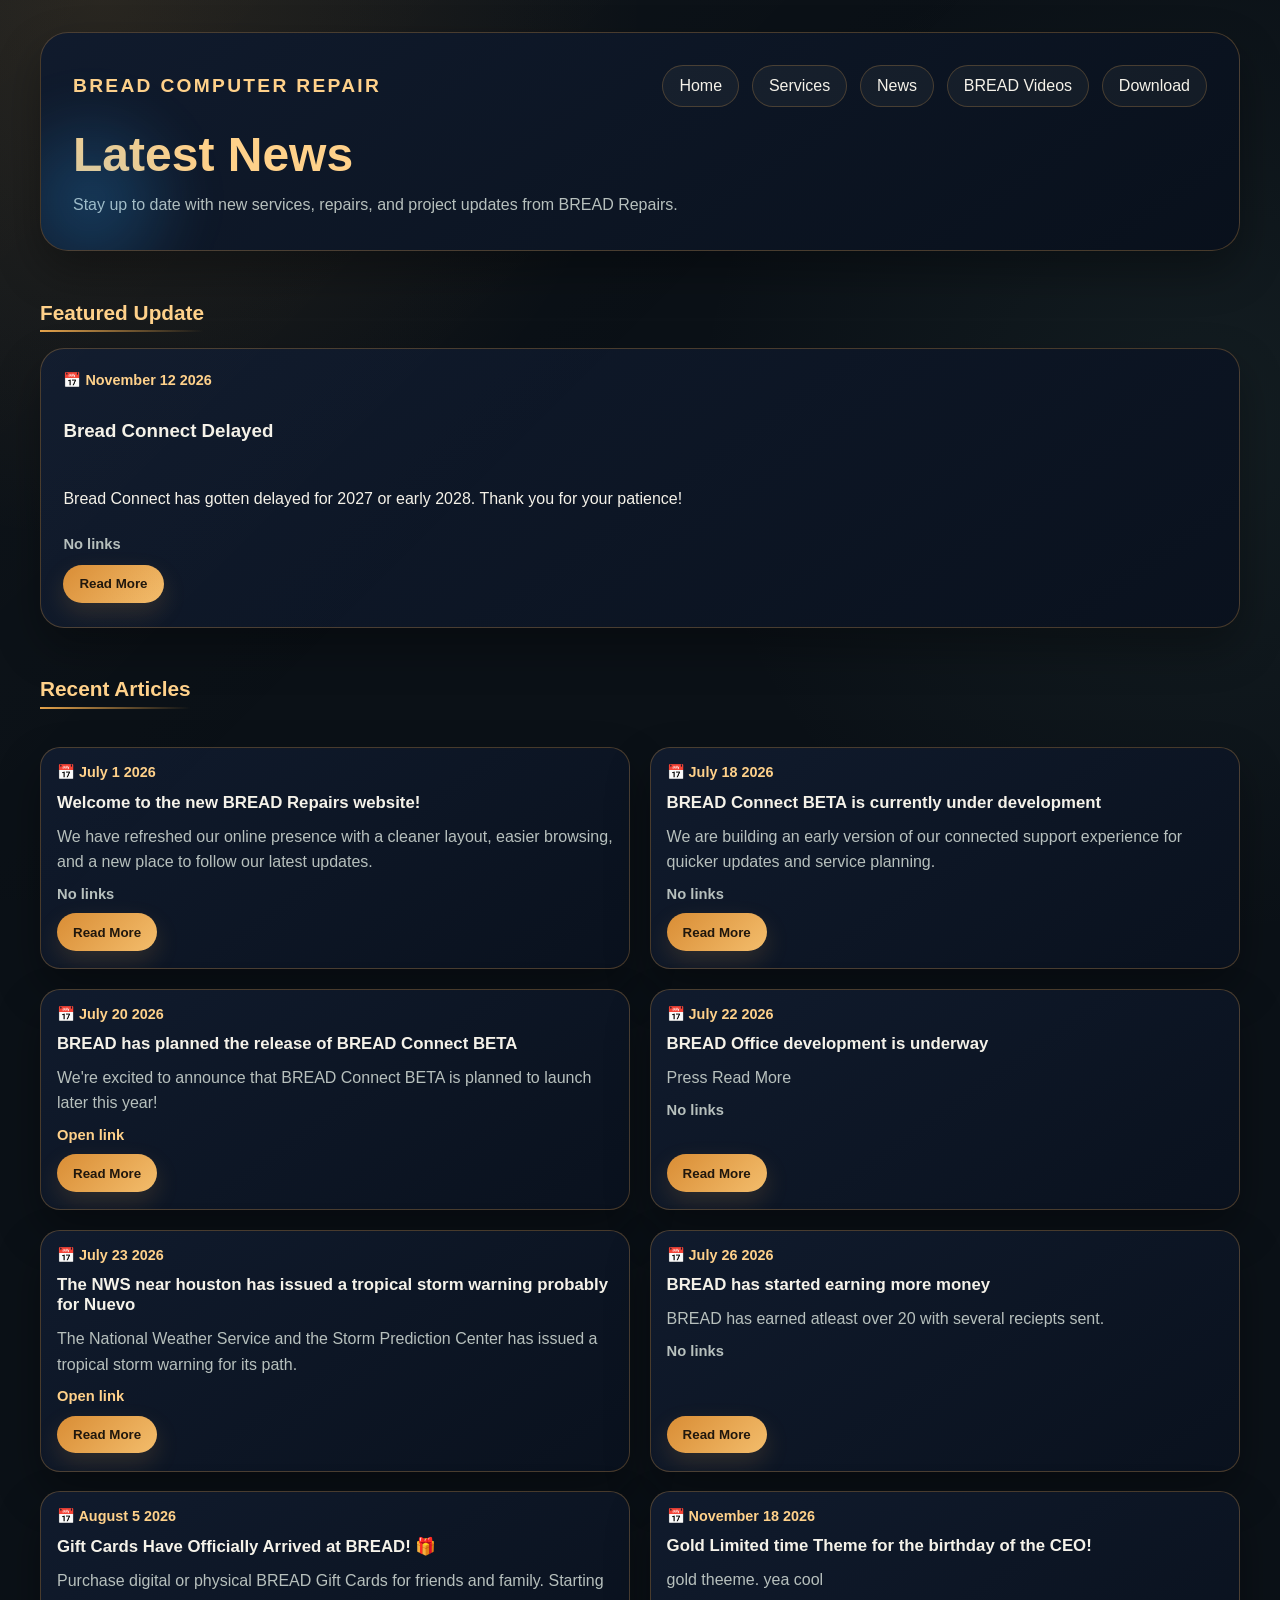
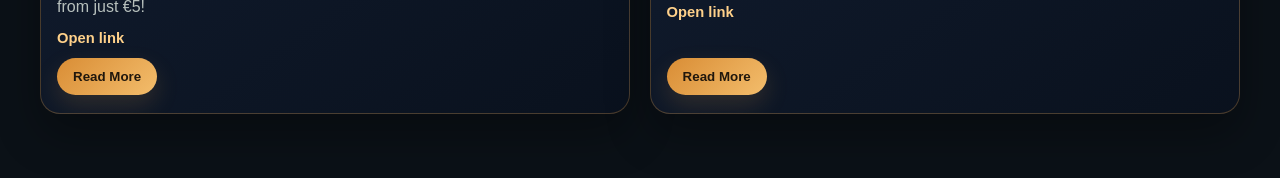
<file: docs/news.html>
<!DOCTYPE html>
<html lang="en">
  <head>
    <meta charset="UTF-8" />
    <meta name="viewport" content="width=device-width, initial-scale=1.0" />
    <title>BREAD Computer Repair | News</title>
    <style>
      :root {
        --bg: #060b14;
        --panel: rgba(10, 18, 32, 0.92);
        --panel-strong: #101a2d;
        --text: #f4f7ff;
        --muted: #94a7c6;
        --accent: #2ea8ff;
        --accent-strong: #4ce3ff;
        --border: rgba(78, 168, 255, 0.35);
        --success: #39d98a;
        --shadow: 0 20px 45px rgba(0, 0, 0, 0.35);
      }

      * {
        box-sizing: border-box;
      }

      html {
        scroll-behavior: smooth;
      }

      body {
        margin: 0;
        font-family: "Segoe UI", Tahoma, Geneva, Verdana, sans-serif;
        color: var(--text);
        background:
          radial-gradient(circle at top left, rgba(46, 168, 255, 0.2), transparent 28%),
          radial-gradient(circle at bottom right, rgba(76, 227, 255, 0.16), transparent 30%),
          var(--bg);
        min-height: 100vh;
      }

      body::before {
        content: "";
        position: fixed;
        inset: 0;
        background: linear-gradient(135deg, rgba(255,255,255,0.03), transparent 45%);
        pointer-events: none;
      }

      .page-shell {
        width: min(1200px, calc(100% - 2rem));
        margin: 0 auto;
        padding: 2rem 0 4rem;
      }

      .hero {
        background: linear-gradient(145deg, rgba(16, 26, 45, 0.95), rgba(8, 15, 27, 0.95));
        border: 1px solid var(--border);
        box-shadow: var(--shadow);
        border-radius: 28px;
        padding: 2rem;
        position: relative;
        overflow: hidden;
      }

      .hero::after {
        content: "";
        position: absolute;
        inset: auto auto -60px -60px;
        width: 220px;
        height: 220px;
        border-radius: 50%;
        background: radial-gradient(circle, rgba(46, 168, 255, 0.25), transparent 70%);
        filter: blur(20px);
      }

      .hero-top {
        display: flex;
        justify-content: space-between;
        align-items: center;
        gap: 1rem;
        margin-bottom: 1.2rem;
      }

      .brand {
        font-size: 1.2rem;
        font-weight: 700;
        letter-spacing: 0.12em;
        text-transform: uppercase;
        color: var(--accent-strong);
      }

      .hero-nav {
        display: flex;
        align-items: center;
        gap: 0.8rem;
        flex-wrap: wrap;
      }

      .hero-nav a,
      .back-btn {
        display: inline-flex;
        align-items: center;
        gap: 0.45rem;
        text-decoration: none;
        color: var(--text);
        background: rgba(255,255,255,0.04);
        border: 1px solid rgba(255,255,255,0.14);
        padding: 0.7rem 1rem;
        border-radius: 999px;
        transition: transform 0.25s ease, border-color 0.25s ease, background 0.25s ease;
      }

      .hero-nav a:hover,
      .back-btn:hover {
        transform: translateY(-2px);
        background: rgba(46, 168, 255, 0.16);
        border-color: var(--accent);
      }

      .hero h1 {
        font-size: clamp(2rem, 4vw, 3rem);
        margin: 0 0 0.6rem;
      }

      .hero p {
        margin: 0;
        color: var(--muted);
        line-height: 1.7;
        max-width: 750px;
      }

      .content-block {
        margin-top: 2rem;
      }

      .section-title {
        display: inline-block;
        font-size: 1.3rem;
        margin-bottom: 1rem;
        position: relative;
      }

      .section-title::after {
        content: "";
        display: block;
        width: 100%;
        height: 2px;
        background: linear-gradient(90deg, var(--accent), transparent);
        margin-top: 0.35rem;
      }

      .featured-card {
        background: linear-gradient(145deg, rgba(16, 26, 45, 0.95), rgba(9, 16, 29, 0.95));
        border: 1px solid var(--border);
        border-radius: 24px;
        overflow: hidden;
        box-shadow: var(--shadow);
        min-height: 280px;
      }

      .featured-body {
        padding: 1.4rem;
        display: flex;
        flex-direction: column;
        gap: 0.8rem;
      }

      .news-grid {
        display: grid;
        grid-template-columns: repeat(2, minmax(0, 1fr));
        gap: 1.2rem;
        margin-top: 1.4rem;
      }

      .news-card {
        background: linear-gradient(145deg, rgba(16, 26, 45, 0.95), rgba(9, 16, 29, 0.95));
        border: 1px solid var(--border);
        border-radius: 20px;
        overflow: hidden;
        box-shadow: var(--shadow);
        transition: transform 0.25s ease, border-color 0.25s ease, box-shadow 0.25s ease;
        display: flex;
        flex-direction: column;
        min-height: 100%;
      }

      .news-card:hover {
        transform: translateY(-5px);
        border-color: var(--accent-strong);
        box-shadow: 0 22px 55px rgba(46, 168, 255, 0.18);
      }

      .news-body {
        padding: 1rem 1rem 1.1rem;
        display: flex;
        flex-direction: column;
        gap: 0.7rem;
        flex: 1;
      }

      .card-date {
        color: var(--accent-strong);
        font-size: 0.9rem;
        font-weight: 600;
      }

      .article-link {
        display: inline-flex;
        align-items: center;
        gap: 0.35rem;
        color: var(--accent-strong);
        text-decoration: none;
        font-size: 0.92rem;
        font-weight: 600;
      }

      .article-link.muted {
        color: var(--muted);
      }

      .article-link:hover {
        color: var(--text);
      }

      .news-card h3 {
        margin: 0;
        font-size: 1.05rem;
      }

      .news-card p {
        margin: 0;
        color: var(--muted);
        line-height: 1.6;
      }

      .read-more-btn {
        margin-top: auto;
        align-self: flex-start;
        border: none;
        background: linear-gradient(135deg, var(--accent), var(--accent-strong));
        color: var(--bg);
        padding: 0.7rem 1rem;
        border-radius: 999px;
        font-weight: 700;
        cursor: pointer;
        transition: transform 0.2s ease, box-shadow 0.2s ease;
      }

      .read-more-btn:hover {
        transform: translateY(-2px);
        box-shadow: 0 10px 24px rgba(46, 168, 255, 0.25);
      }

      .news-full {
        display: none;
        margin-top: 0.2rem;
        color: var(--text);
        line-height: 1.7;
        padding: 0.8rem 0 0;
        border-top: 1px solid rgba(255,255,255,0.08);
      }

      .news-card.is-open .news-full {
        display: block;
      }

      @media (max-width: 860px) {
        .featured-card {
          grid-template-columns: 1fr;
        }

        .news-grid {
          grid-template-columns: 1fr;
        }
      }

      @media (max-width: 640px) {
        .hero {
          padding: 1.3rem;
        }

        .hero-top {
          flex-direction: column;
          align-items: flex-start;
        }
      }
    </style>
    <link rel="stylesheet" href="site-theme.css" />
  </head>
  <body>
    <main class="page-shell">
      <section class="hero">
        <div class="hero-top">
          <div class="brand">BREAD Computer Repair</div>
          <div class="hero-nav">
            <a href="index.html">Home</a>
            <a href="services.html">Services</a>
            <a href="news.html">News</a>
            <a href="videos.html">BREAD Videos</a>
            <a href="download.html">Download</a>
          </div>
        </div>
        <h1>Latest News</h1>
        <p>Stay up to date with new services, repairs, and project updates from BREAD Repairs.</p>
      </section>

      <section class="content-block">
        <h2 class="section-title">Featured Update</h2>
        <div id="featured-news"></div>
      </section>

      <section class="content-block">
        <h2 class="section-title">Recent Articles</h2>
        <div id="news-list" class="news-grid"></div>
      </section>
    </main>

    <script>
      let articles = [];
      const featuredTarget = document.getElementById('featured-news');
      const newsList = document.getElementById('news-list');

      async function loadNews() {
        try {
          const response = await fetch('news.json');
          if (!response.ok) {
            throw new Error('Unable to load news data.');
          }

          const data = await response.json();
          articles = Array.isArray(data) ? data : [];
          renderNews();
        } catch (error) {
          articles = [];
          renderNews();
        }
      }

      function renderNews() {
        const featured = articles.find((article) => article.featured) || articles[0];

        if (!featured) {
          featuredTarget.innerHTML = '<div class="empty-state"><strong>No news available yet.</strong> Add entries to news.json to get started.</div>';
          newsList.innerHTML = '';
          return;
        }

        const featuredLink = getLinkMarkup(featured);
        featuredTarget.innerHTML = `
          <article class="featured-card">
            <div class="featured-body">
              <div class="card-date">📅 ${escapeHtml(featured.date || 'Upcoming')}</div>
              <h3>${escapeHtml(featured.name || featured.title || 'Untitled Article')}</h3>
              <p>${escapeHtml(featured.description || 'No description provided.')}</p>
              ${featuredLink}
              <button class="read-more-btn">Read More</button>
              <div class="news-full">${escapeHtml(featured.fullText || featured.description || '')}</div>
            </div>
          </article>
        `;

        const regularArticles = articles.filter((article) => !article.featured);
        newsList.innerHTML = regularArticles.map((article) => {
          const linkMarkup = getLinkMarkup(article);
          return `
            <article class="news-card" data-id="${escapeHtml(article.id || '')}">
              <div class="news-body">
                <div class="card-date">📅 ${escapeHtml(article.date || 'Upcoming')}</div>
                <h3>${escapeHtml(article.name || article.title || 'Untitled Article')}</h3>
                <p>${escapeHtml(article.description || 'No description provided.')}</p>
                ${linkMarkup}
                <button class="read-more-btn">Read More</button>
                <div class="news-full">${escapeHtml(article.fullText || article.description || '')}</div>
              </div>
            </article>
          `;
        }).join('');
      }

      function getLinkMarkup(article) {
        const link = article.link && String(article.link).trim();
        if (!link) {
          return '<span class="article-link muted">No links</span>';
        }

        return `<a class="article-link" href="${escapeHtml(link)}" target="_blank" rel="noreferrer">Open link</a>`;
      }

      function escapeHtml(value) {
        return String(value)
          .replace(/&/g, '&amp;')
          .replace(/</g, '&lt;')
          .replace(/>/g, '&gt;')
          .replace(/"/g, '&quot;')
          .replace(/'/g, '&#39;');
      }

      document.addEventListener('click', (event) => {
        const button = event.target.closest('.read-more-btn');
        if (!button) return;

        const card = button.closest('.featured-card, .news-card');
        if (!card) return;

        card.classList.toggle('is-open');
        const label = button.textContent;
        button.textContent = label === 'Read More' ? 'Show Less' : 'Read More';
      });

      loadNews();
    </script>

    <script>
let typed = "";

document.addEventListener("keydown", function(e) {

    if (e.key.length === 1) {
        typed += e.key.toLowerCase();
    }

    if (typed.length > 10) {
        typed = typed.slice(-10);
    }

    if (typed.includes("dontread")) {
        window.location.href = "something.html";
    }

});
    </script>
  </body>
</html>
</file>
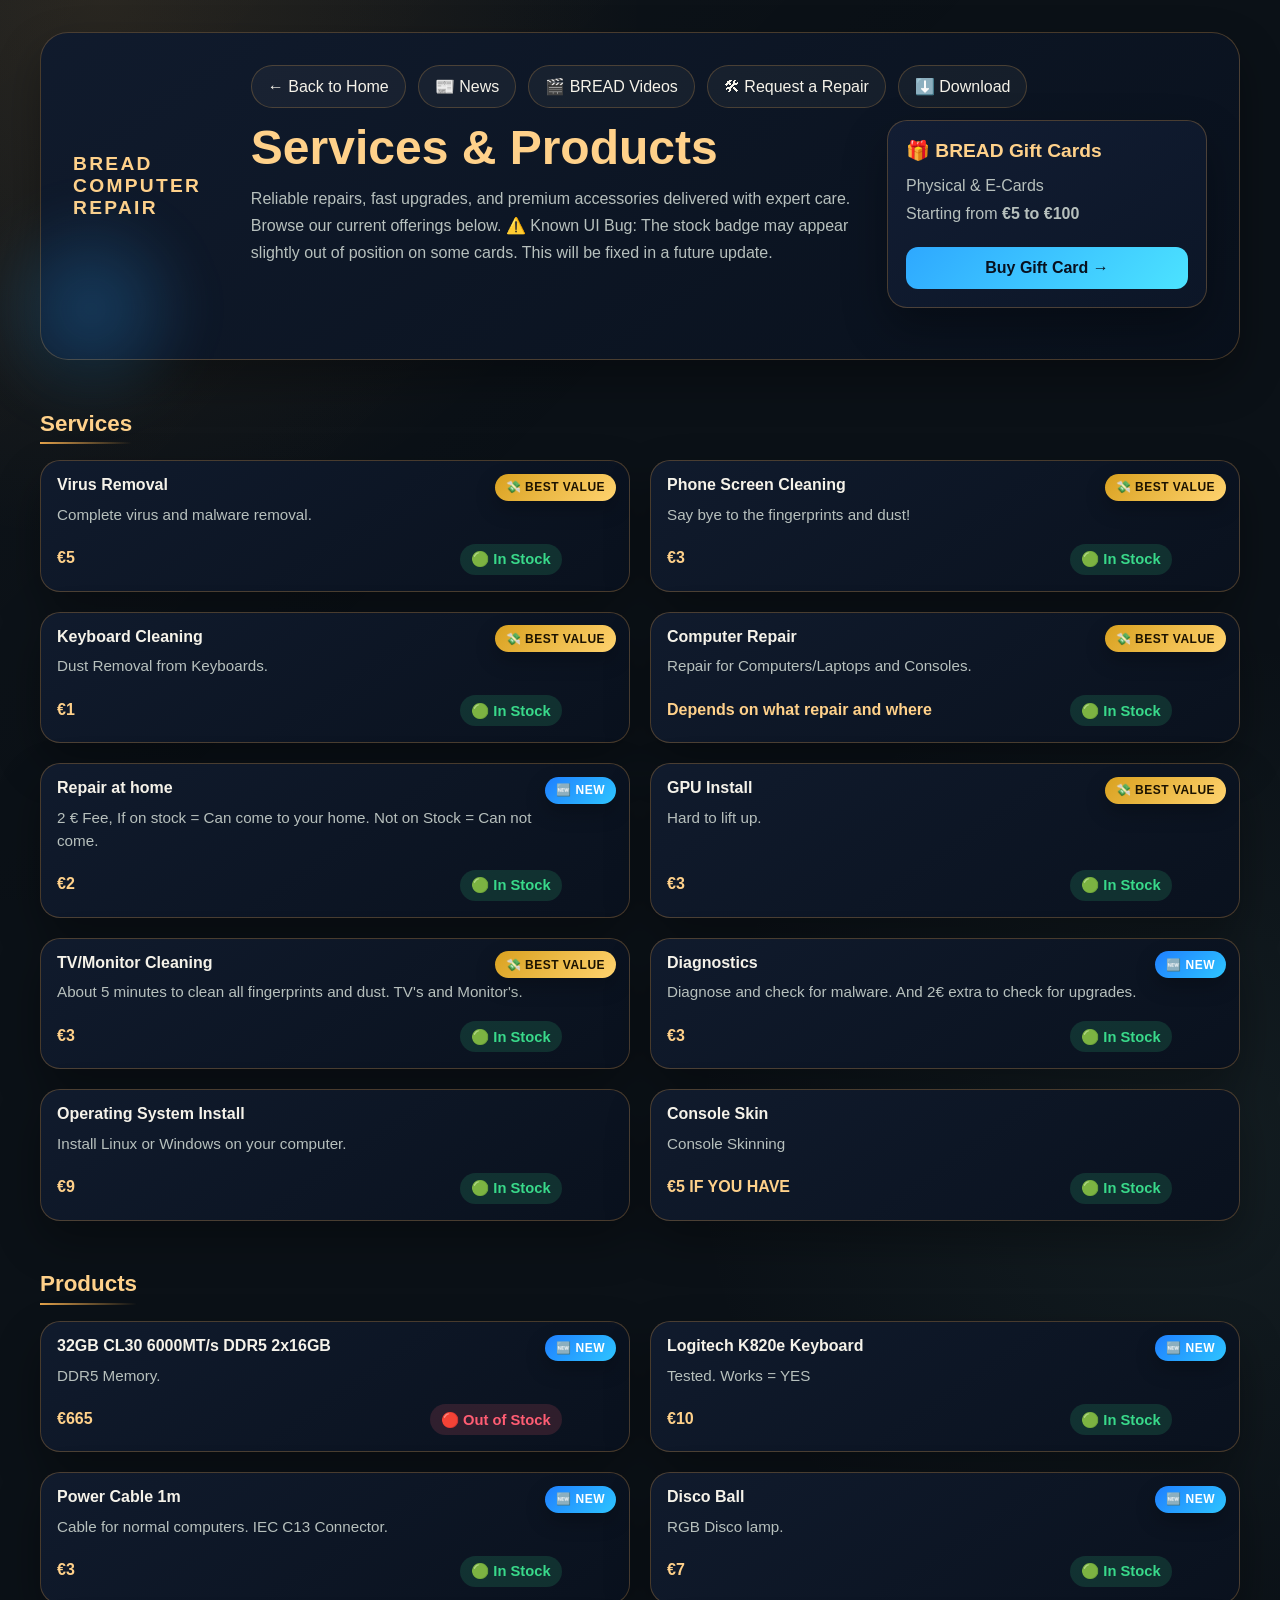
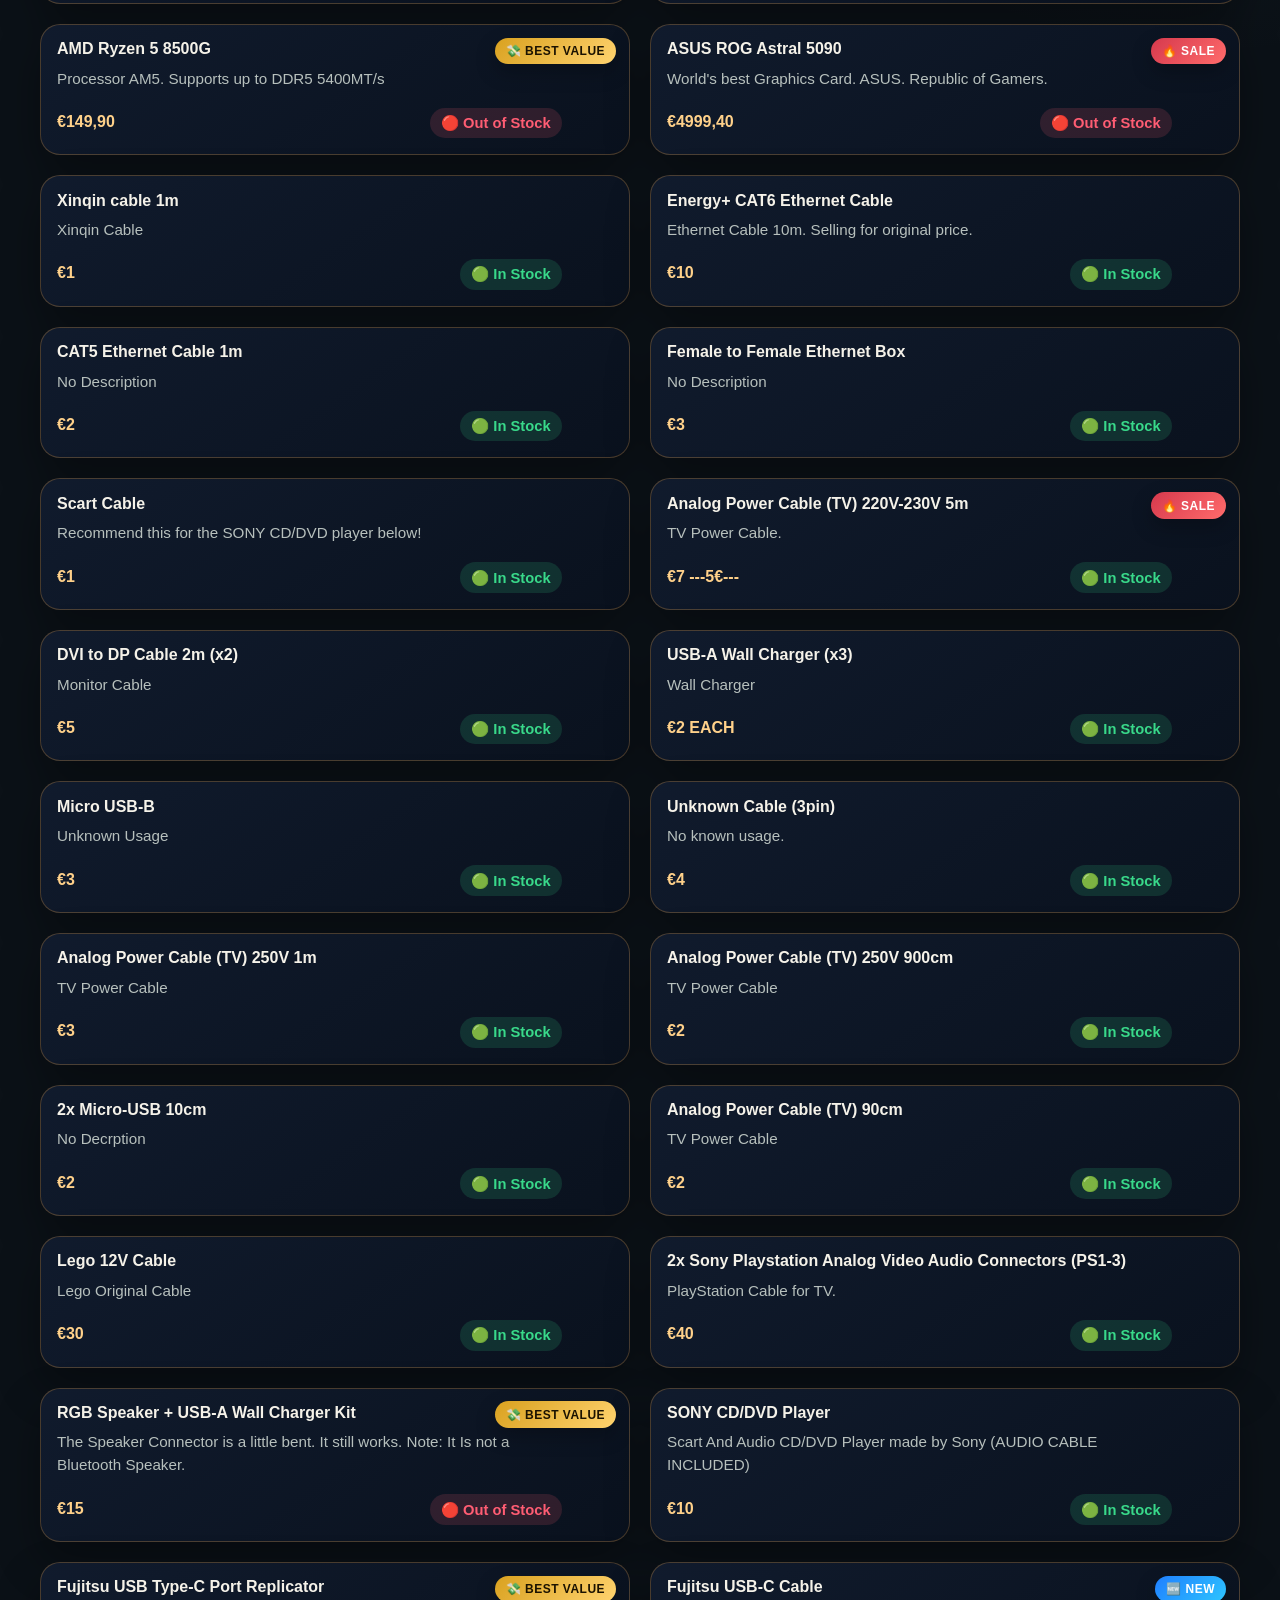
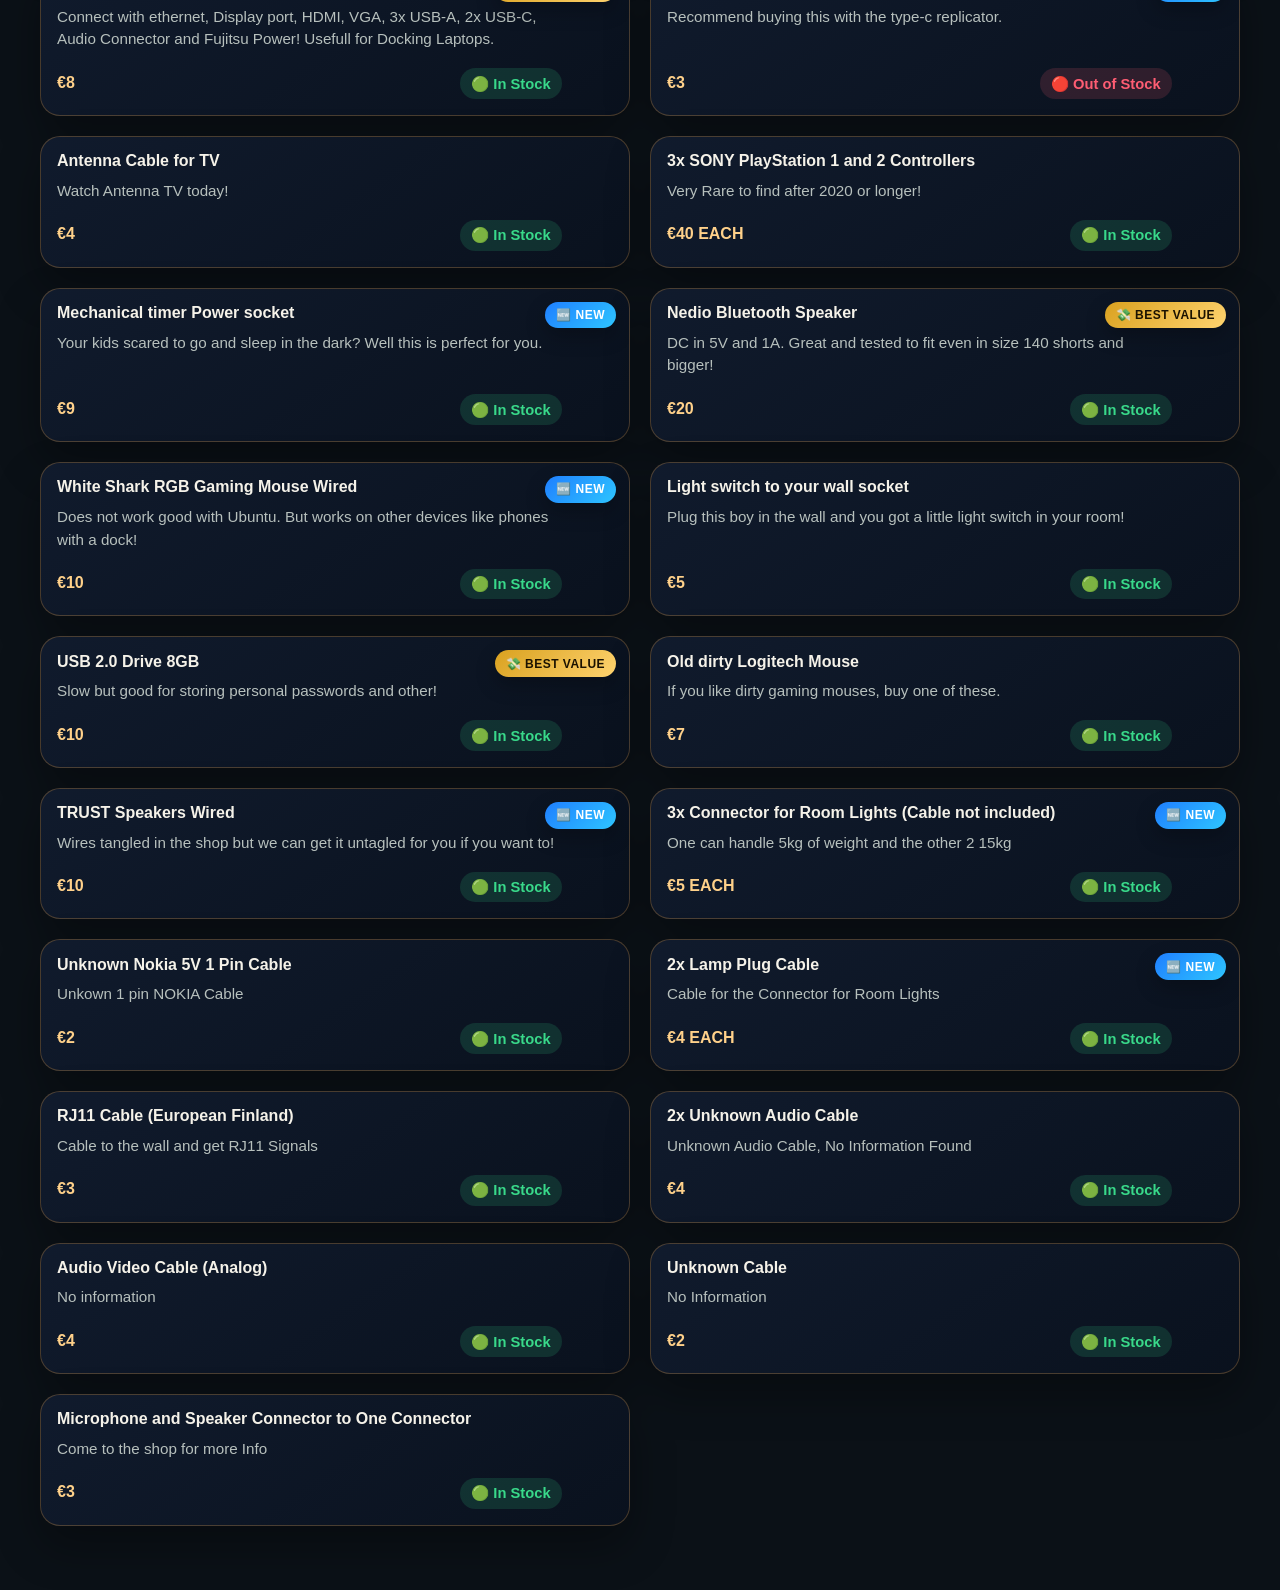
<file: docs/services.html>
<!DOCTYPE html>
<html lang="en">
  <head>
    <meta charset="UTF-8" />
    <meta name="viewport" content="width=device-width, initial-scale=1.0" />
    <title>BREAD Computer Repair | Services & Products</title>
    <style>
      :root {
        --bg: #060b14;
        --panel: rgba(10, 18, 32, 0.9);
        --panel-strong: #101a2d;
        --text: #f4f7ff;
        --muted: #94a7c6;
        --accent: #2ea8ff;
        --accent-strong: #4ce3ff;
        --border: rgba(78, 168, 255, 0.35);
        --success: #39d98a;
        --danger: #ff5d73;
        --shadow: 0 20px 45px rgba(0, 0, 0, 0.35);
      }

      * {
        box-sizing: border-box;
      }

      html {
        scroll-behavior: smooth;
      }

      body {
        margin: 0;
        font-family: "Segoe UI", Tahoma, Geneva, Verdana, sans-serif;
        color: var(--text);
        background:
          radial-gradient(circle at top left, rgba(46, 168, 255, 0.2), transparent 30%),
          radial-gradient(circle at bottom right, rgba(76, 227, 255, 0.18), transparent 28%),
          var(--bg);
        min-height: 100vh;
      }

      body::before {
        content: "";
        position: fixed;
        inset: 0;
        background: linear-gradient(135deg, rgba(255,255,255,0.03), transparent 45%);
        pointer-events: none;
      }

      .page-shell {
        width: min(1200px, calc(100% - 2rem));
        margin: 0 auto;
        padding: 2rem 0 4rem;
      }

      .hero {
        background: linear-gradient(145deg, rgba(16, 26, 45, 0.95), rgba(8, 15, 27, 0.95));
        border: 1px solid var(--border);
        box-shadow: var(--shadow);
        border-radius: 28px;
        padding: 2rem;
        position: relative;
        overflow: visible;
      }

      .hero::after {
        content: "";
        position: absolute;
        inset: auto auto -60px -60px;
        width: 220px;
        height: 220px;
        border-radius: 50%;
        background: radial-gradient(circle, rgba(46, 168, 255, 0.25), transparent 70%);
        filter: blur(20px);
      }

      .hero-top {
        display: flex;
        justify-content: space-between;
        align-items: center;
        gap: 1rem;
        margin-bottom: 1.2rem;
        width:100%;
      }

      .hero-text{
        flex:1;
        min-width:350px;
      }

      .hero-content{
    display:flex;
    justify-content:space-between;
    align-items:flex-start;
    gap:40px;
    margin-top:20px;
    flex-wrap:wrap;
}

      .brand {
        font-size: 1.2rem;
        font-weight: 700;
        letter-spacing: 0.12em;
        text-transform: uppercase;
        color: var(--accent-strong);
      }

      .back-btn {
        display: inline-flex;
        align-items: center;
        gap: 0.45rem;
        text-decoration: none;
        color: var(--text);
        background: rgba(255,255,255,0.04);
        border: 1px solid rgba(255,255,255,0.14);
        padding: 0.7rem 1rem;
        border-radius: 999px;
        transition: transform 0.25s ease, border-color 0.25s ease, background 0.25s ease;
      }

      .back-btn:hover {
        transform: translateY(-2px);
        background: rgba(46, 168, 255, 0.16);
        border-color: var(--accent);
      }

      .gift-card-box{
    background:linear-gradient(145deg,#121d33,#0c1627);
    border:1px solid var(--border);
    border-radius:20px;
    padding:18px;
    width:320px;
    display:flex;
    flex-direction:column;
    gap:10px;
    box-shadow:var(--shadow);
}  

      .gift-card-box h3{
          margin:0;
          color:var(--accent-strong);
          font-size:1.2rem;
      }

      .gift-card-box p{
        margin:0;
        color:var(--muted);
        line-height:1.5;
      }

.gift-btn{
    margin-top:10px;
    display:inline-block;
    text-align:center;
    text-decoration:none;
    background:linear-gradient(135deg,#2ea8ff,#4ce3ff);
    color:#08111f;
    font-weight:700;
    padding:12px;
    border-radius:12px;
    transition:.25s;
}

.gift-btn:hover{
    transform:translateY(-2px);
    filter:brightness(1.08);
}
      
      .hero h1 {
        font-size: clamp(2rem, 4vw, 3rem);
        margin: 0 0 0.6rem;
      }

      .hero p {
        margin: 0;
        color: var(--muted);
        line-height: 1.7;
        max-width: 700px;
      }

      .section-block {
        margin-top: 2rem;
      }

      .section-title {
        font-size: 1.4rem;
        margin-bottom: 1rem;
        display: inline-block;
        position: relative;
      }

      .section-title::after {
        content: "";
        display: block;
        width: 100%;
        height: 2px;
        background: linear-gradient(90deg, var(--accent), transparent);
        margin-top: 0.35rem;
      }

      .cards-grid {
        display: grid;
        grid-template-columns: repeat(2, minmax(0, 1fr));
        gap: 1.25rem;
      }

      .card {
        background: linear-gradient(145deg, rgba(16, 26, 45, 0.95), rgba(9, 16, 29, 0.95));
        border: 1px solid var(--border);
        border-radius: 20px;
        padding: 0.95rem 1rem 1rem;
        box-shadow: var(--shadow);
        transition: transform 0.25s ease, border-color 0.25s ease, box-shadow 0.25s ease;
        position: relative;
        overflow: hidden;
        display: flex;
        flex-direction: column;
        height: 100%;
      }

      .card:hover {
        transform: translateY(-5px);
        border-color: var(--accent-strong);
        box-shadow: 0 22px 55px rgba(46, 168, 255, 0.2);
      }

      .badge {
        position: absolute;
        top: 0.8rem;
        right: 0.8rem;
        display: inline-flex;
        align-items: center;
        gap: 0.35rem;
        padding: 0.4rem 0.7rem;
        border-radius: 999px;
        font-size: 0.75rem;
        font-weight: 700;
        letter-spacing: 0.04em;
        text-transform: uppercase;
        box-shadow: 0 8px 20px rgba(0, 0, 0, 0.25);
        transition: transform 0.25s ease, box-shadow 0.25s ease, filter 0.25s ease;
        z-index: 1;
      }

      .badge:hover {
        transform: translateY(-2px) scale(1.03);
        box-shadow: 0 12px 24px rgba(0, 0, 0, 0.32);
        filter: brightness(1.08);
      }

      .badge.new {
        background: linear-gradient(135deg, #1f7fff, #2ec5ff);
        color: white;
      }

      .badge.sale {
        background: linear-gradient(135deg, #d6394d, #ff6b6b);
        color: white;
      }

      .badge.best-value {
        background: linear-gradient(135deg, #d9a11f, #ffd36f);
        color: #1b1200;
      }

      .card::before {
        content: "";
        position: absolute;
        inset: 0;
        background: linear-gradient(120deg, transparent, rgba(46, 168, 255, 0.08), transparent);
        transform: translateX(-100%);
        transition: transform 0.45s ease;
      }

      .card:hover::before {
        transform: translateX(100%);
      }

      .card-content {
        display: flex;
        flex-direction: column;
        gap: 0.6rem;
        height: 100%;
        padding-right: 3.2rem;
        flex: 1;
      }

      .card-header {
        display: flex;
        justify-content: space-between;
        align-items: start;
        gap: 0.6rem;
      }

      .card h3 {
        margin: 0;
        font-size: 1rem;
      }

      .desc {
        color: var(--muted);
        line-height: 1.5;
        margin: 0;
        flex: 1;
        padding-bottom: 0.15rem;
        font-size: 0.95rem;
      }

      .bottom-row {
        display: flex;
        justify-content: space-between;
        align-items: center;
        gap: 0.75rem;
        margin-top: auto;
        padding-top: 0.2rem;
        width: 100%;
      }

      .price {
        color: var(--accent-strong);
        font-weight: 600;
        white-space: nowrap;
      }

      .stock {
        display: inline-flex;
        align-items: center;
        gap: 0.4rem;
        font-weight: 600;
        padding: 0.4rem 0.7rem;
        border-radius: 999px;
        font-size: 0.92rem;
        margin-top: 2px;
      }

      .stock.in {
        background: rgba(57, 217, 138, 0.15);
        color: var(--success);
      }

      .stock.out {
        background: rgba(255, 93, 115, 0.15);
        color: var(--danger);
      }

      .empty-state {
        display: flex;
        justify-content: center;
        align-items: center;
        min-height: 280px;
        padding: 2rem;
        text-align: center;
        color: var(--muted);
        background: linear-gradient(145deg, rgba(16, 26, 45, 0.95), rgba(9, 16, 29, 0.95));
        border: 1px solid var(--border);
        border-radius: 24px;
        box-shadow: var(--shadow);
      }

      .empty-state strong {
        display: block;
        color: var(--text);
        font-size: 1.1rem;
        margin-bottom: 0.45rem;
      }

      .nav-buttons{
    display:flex;
    gap:.75rem;
    flex-wrap:wrap;
}

      @media (max-width: 760px) {
        .hero {
          padding: 1.3rem;
        }

        .hero-top {
          flex-direction: column;
          align-items: start;
        }

        .cards-grid {
          grid-template-columns: 1fr;
        }

        .card-content {
          padding-right: 2.6rem;
        }

        .card-header {
          flex-direction: column;
          align-items: start;
        }

        .bottom-row {
          flex-direction: column;
          align-items: flex-start;
          gap: 0.5rem;
        }
      }
    </style>
    <link rel="stylesheet" href="site-theme.css" />
  </head>
  <body>
    <main class="page-shell">
      <section class="hero">
       <div class="hero-top">

    <div class="brand">BREAD Computer Repair</div>

    <div class="nav-buttons">

        <a class="back-btn" href="index.html">← Back to Home</a>
        <a class="back-btn" href="news.html">📰 News</a>
        <a class="back-btn" href="videos.html">🎬 BREAD Videos</a>
        <a class="back-btn" href="request-repair.html">🛠 Request a Repair</a>
        <a class="back-btn" href="download.html">⬇️ Download</a>

    <div class="hero-text">

        <h1>Services & Products</h1>

        <p>
            Reliable repairs, fast upgrades, and premium accessories delivered with expert care.
            Browse our current offerings below.
            ⚠️ Known UI Bug: The stock badge may appear slightly out of position on some cards.
            This will be fixed in a future update.
        </p>

    </div>

    <div class="gift-card-box">

        <h3>🎁 BREAD Gift Cards</h3>

        <p>
            Physical & E-Cards<br>
            Starting from <strong>€5 to €100</strong>
        </p>

        <a href="buy-gift-card.html" class="gift-btn">
            Buy Gift Card →
        </a>

    </div>

</div>
        
</section>
      
      <section id="catalog" class="section-block"></section>
    </main>

    <script>
      // Fetch the catalog data from the local JSON file.
      async function loadCatalog() {
        const catalog = document.getElementById('catalog');

        try {
          const response = await fetch('products.json');
          if (!response.ok) {
            throw new Error('Unable to load catalog.');
          }

          const data = await response.json();

          // Show an empty-state message when the JSON file is an empty array.
          if (!Array.isArray(data) || data.length === 0) {
            catalog.innerHTML = `
              <div class="empty-state">
                <div>
                  <strong>No services or products available yet.</strong>
                  Please check back later! Thank you -BREAD Team
                </div>
              </div>
            `;
            return;
          }

          // Separate services and products into their own groups.
          const services = data.filter((item) => item.category && item.category.toLowerCase() === 'service');
          const products = data.filter((item) => item.category && item.category.toLowerCase() === 'product');

          let html = '';

          if (services.length > 0) {
            html += `
              <div class="section-block">
                <h2 class="section-title">Services</h2>
                <div class="cards-grid">
                  ${services.map(renderCard).join('')}
                </div>
              </div>
            `;
          }

          if (products.length > 0) {
            html += `
              <div class="section-block">
                <h2 class="section-title">Products</h2>
                <div class="cards-grid">
                  ${products.map(renderCard).join('')}
                </div>
              </div>
            `;
          }

          catalog.innerHTML = html;
        } catch (error) {
          // Fallback message in case the file is missing or malformed.
          catalog.innerHTML = `
            <div class="empty-state">
              <div>
                <strong>No services or products available yet.</strong>
                Please check back later!
              </div>
            </div>
          `;
        }
      }

      // Build a single card for each catalog item.
      function renderCard(item) {
        const isInStock = Boolean(item.stock);
        const stockLabel = isInStock ? '🟢 In Stock' : '🔴 Out of Stock';
        const stockClass = isInStock ? 'in' : 'out';
        const badgeMarkup = getBadgeMarkup(item);

        return `
          <article class="card">
            ${badgeMarkup}
            <div class="card-content">
              <div class="card-header">
                <h3>${escapeHtml(item.name || 'Untitled Item')}</h3>
              </div>
              <p class="desc">${escapeHtml(item.description || 'No description available.')}</p>
              <div class="bottom-row">
                <span class="price">${escapeHtml(item.price || 'Price available on request')}</span>
                <span class="stock ${stockClass}">${stockLabel}</span>
              </div>
            </div>
          </article>
        `;
      }

      // Return badge markup for supported badge values. Empty or "no" values show nothing.
      function getBadgeMarkup(item) {
        const rawBadge = item && item.badge;
        if (rawBadge === undefined || rawBadge === null) {
          return '';
        }

        const badgeText = String(rawBadge).trim();
        if (!badgeText || badgeText.toLowerCase() === 'no') {
          return '';
        }

        const normalized = badgeText.toLowerCase().replace(/-/g, ' ');

        if (normalized === 'new') {
          return '<span class="badge new">🆕 New</span>';
        }

        if (normalized === 'sale') {
          return '<span class="badge sale">🔥 Sale</span>';
        }

        if (normalized === 'best value') {
          return '<span class="badge best-value">💸 Best Value</span>';
        }

        return '';
      }

      // Escape user-provided content before inserting it into the page.
      function escapeHtml(value) {
        return String(value)
          .replace(/&/g, '&amp;')
          .replace(/</g, '&lt;')
          .replace(/>/g, '&gt;')
          .replace(/"/g, '&quot;')
          .replace(/'/g, '&#39;');
      }

      loadCatalog();
    </script>

<script>
let typed = "";

document.addEventListener("keydown", function(e){

    if(e.key.length === 1){
        typed += e.key.toLowerCase();
    }

    if(typed.length > 10){
        typed = typed.slice(-10);
    }

    if(typed.includes("bread")){
        window.location = "dontlook.html";
    }

    if(typed.includes("egg")){
        window.location = "dashboard.html";
    }

    if (typed.includes("baguette")) {
    document.body.innerHTML = `
    <div style="
        display:flex;
        justify-content:center;
        align-items:center;
        height:100vh;
        background:#111;
        color:white;
        font-family:Arial;
        font-size:33px;">
        🥖 HON HON HON 🥖

        Bienvenue en France.

        Your browser has been converted to French.

        Baguette Count: 1

        Croissants: 🥐🥐🥐

        Escaping is impossible. lol
    </div>`;
}
    
});
</script>
    </body>
</html>
</file>
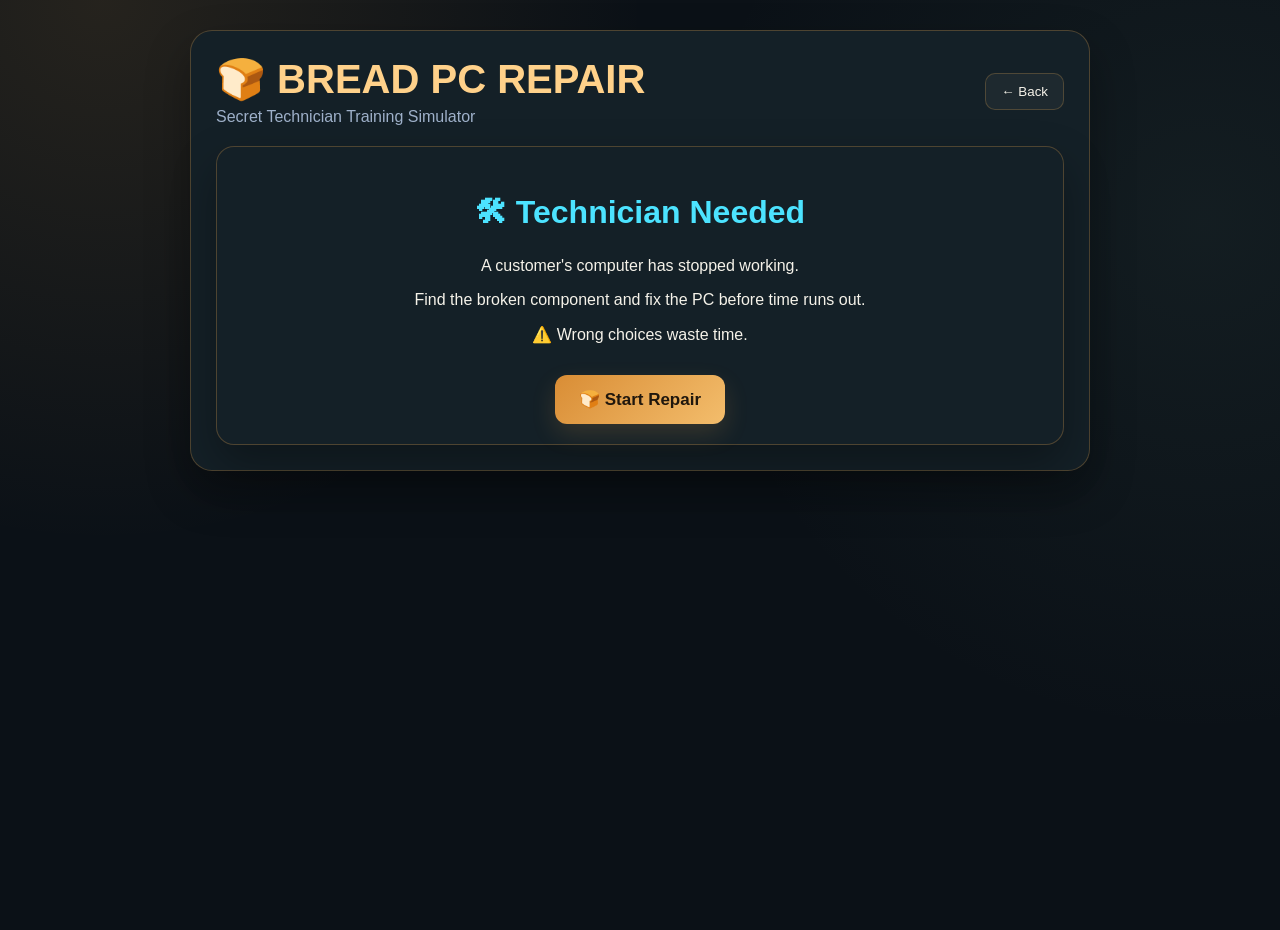
<file: docs/something.html>
<!DOCTYPE html>
<html lang="en">
<head>
<meta charset="UTF-8">
<meta name="viewport" content="width=device-width, initial-scale=1.0">
<title>🍞 BREAD PC Repair Game</title>

<style>
* {
    box-sizing: border-box;
}

body {
    margin: 0;
    min-height: 100vh;
    background:
        radial-gradient(circle at top, #12345a, transparent 45%),
        #05070c;
    color: white;
    font-family: Arial, sans-serif;
}

.game {
    width: min(900px, 94%);
    margin: 30px auto;
    padding: 25px;
    background: #0d111a;
    border: 1px solid #00bfff;
    border-radius: 22px;
    box-shadow:
        0 0 40px rgba(0,191,255,.18),
        0 20px 60px rgba(0,0,0,.6);
}

.header {
    display: flex;
    justify-content: space-between;
    align-items: center;
    gap: 15px;
    flex-wrap: wrap;
    margin-bottom: 20px;
}

.title {
    margin: 0;
    color: #00bfff;
    font-size: clamp(1.7rem, 4vw, 2.5rem);
}

.subtitle {
    color: #9eb0c9;
    margin: 5px 0 0;
}

.close-btn {
    border: 1px solid #444;
    background: #171c27;
    color: white;
    border-radius: 10px;
    padding: 10px 15px;
    cursor: pointer;
}

.close-btn:hover {
    background: #292f3c;
}

.stats {
    display: grid;
    grid-template-columns: repeat(3, 1fr);
    gap: 10px;
    margin-bottom: 20px;
}

.stat {
    background: #141a25;
    border: 1px solid #263246;
    border-radius: 14px;
    padding: 14px;
    text-align: center;
}

.stat-label {
    display: block;
    color: #8192aa;
    font-size: 13px;
}

.stat-value {
    display: block;
    margin-top: 4px;
    font-size: 24px;
    font-weight: bold;
    color: #4ce3ff;
}

.warning {
    color: #ffd45c !important;
}

.danger {
    color: #ff5d73 !important;
}

.panel {
    background: #111722;
    border: 1px solid #263246;
    border-radius: 18px;
    padding: 20px;
}

.start,
.end {
    text-align: center;
}

.start h2,
.end h2 {
    color: #4ce3ff;
    font-size: 2rem;
}

.big-button {
    border: none;
    background: linear-gradient(135deg, #00bfff, #4ce3ff);
    color: #041019;
    padding: 14px 24px;
    border-radius: 12px;
    font-size: 17px;
    font-weight: bold;
    cursor: pointer;
    margin-top: 15px;
}

.big-button:hover {
    transform: translateY(-2px);
    filter: brightness(1.08);
}

.problem {
    color: white;
    font-size: 1.25rem;
    margin: 0 0 18px;
    line-height: 1.5;
}

.pc {
    position: relative;
    width: min(520px, 100%);
    margin: 0 auto 20px;
    background: #080b11;
    border: 3px solid #303a4d;
    border-radius: 16px;
    padding: 18px;
}

.monitor {
    height: 190px;
    background: #020508;
    border: 5px solid #424d60;
    border-radius: 12px;
    display: flex;
    align-items: center;
    justify-content: center;
    text-align: center;
    color: #00ff9d;
    font-family: monospace;
    font-size: 18px;
    box-shadow: inset 0 0 25px rgba(0,255,157,.08);
}

.monitor.broken {
    color: #ff5d73;
}

.monitor.fixed {
    color: #4ce3ff;
}

.pc-base {
    width: 45%;
    height: 15px;
    background: #424d60;
    margin: 8px auto 0;
    border-radius: 10px;
}

.components {
    display: grid;
    grid-template-columns: repeat(2, 1fr);
    gap: 10px;
    margin-top: 18px;
}

.component {
    border: 1px solid #344158;
    background: #151c29;
    color: white;
    border-radius: 12px;
    padding: 14px;
    cursor: pointer;
    text-align: left;
    transition: .18s;
    font-size: 15px;
}

.component:hover {
    transform: translateY(-2px);
    border-color: #00bfff;
    background: #1b2637;
}

.component:disabled {
    cursor: default;
    opacity: .55;
}

.log {
    min-height: 80px;
    max-height: 130px;
    overflow-y: auto;
    background: #080b11;
    border: 1px solid #222c3d;
    border-radius: 12px;
    padding: 12px;
    margin-top: 15px;
    font-family: monospace;
    font-size: 13px;
    color: #9eb0c9;
}

.log div {
    margin-bottom: 5px;
}

.correct {
    color: #39d98a;
}

.wrong {
    color: #ff5d73;
}

.neutral {
    color: #4ce3ff;
}

.final-score {
    font-size: 3rem;
    color: #00bfff;
    font-weight: bold;
}

.hidden {
    display: none;
}

@media(max-width:600px) {

    .game {
        margin: 10px auto;
        padding: 15px;
    }

    .stats {
        grid-template-columns: 1fr;
    }

    .components {
        grid-template-columns: 1fr;
    }

    .monitor {
        height: 150px;
        font-size: 14px;
    }
}
</style>
<link rel="stylesheet" href="site-theme.css">
</head>

<body>

<div class="game">

    <div class="header">

        <div>
            <h1 class="title">🍞 BREAD PC REPAIR</h1>

            <p class="subtitle">
                Secret Technician Training Simulator
            </p>
        </div>

        <button
            class="close-btn"
            onclick="window.location.href='news.html'">
            ← Back
        </button>

    </div>


    <!-- START SCREEN -->

    <div id="startScreen" class="start">

        <div class="panel">

            <h2>🛠 Technician Needed</h2>

            <p>
                A customer's computer has stopped working.
            </p>

            <p>
                Find the broken component and fix the PC
                before time runs out.
            </p>

            <p>
                ⚠️ Wrong choices waste time.
            </p>

            <button
                class="big-button"
                onclick="startGame()">

                🍞 Start Repair

            </button>

        </div>

    </div>


    <!-- GAME -->

    <div id="gameScreen" class="hidden">

        <div class="stats">

            <div class="stat">

                <span class="stat-label">
                    TIME
                </span>

                <span
                    id="timer"
                    class="stat-value">

                    60

                </span>

            </div>


            <div class="stat">

                <span class="stat-label">
                    SCORE
                </span>

                <span
                    id="score"
                    class="stat-value">

                    0

                </span>

            </div>


            <div class="stat">

                <span class="stat-label">
                    REPAIRS
                </span>

                <span
                    id="repairs"
                    class="stat-value">

                    0

                </span>

            </div>

        </div>


        <div class="panel">

            <p
                id="problem"
                class="problem">

                Loading problem...

            </p>


            <div class="pc">

                <div
                    id="monitor"
                    class="monitor broken">

                    SYSTEM ERROR<br>
                    DIAGNOSTIC REQUIRED

                </div>

                <div class="pc-base"></div>


                <div class="components">

                    <button
                        class="component"
                        onclick="checkComponent('power')">

                        🔌 Power Supply

                    </button>


                    <button
                        class="component"
                        onclick="checkComponent('ram')">

                        🧠 RAM

                    </button>


                    <button
                        class="component"
                        onclick="checkComponent('ssd')">

                        💾 SSD

                    </button>


                    <button
                        class="component"
                        onclick="checkComponent('cpu')">

                        🌡️ CPU

                    </button>


                    <button
                        class="component"
                        onclick="checkComponent('fan')">

                        🌀 CPU Fan

                    </button>


                    <button
                        class="component"
                        onclick="checkComponent('monitor')">

                        🖥️ Monitor

                    </button>

                </div>

            </div>


            <div
                id="log"
                class="log">

                <div class="neutral">
                    [SYSTEM] Technician console ready.
                </div>

            </div>

        </div>

    </div>


    <!-- END SCREEN -->

    <div id="endScreen" class="end hidden">

        <div class="panel">

            <h2 id="endTitle">
                🍞 PC Repaired!
            </h2>

            <p>
                Final Score
            </p>

            <div
                id="finalScore"
                class="final-score">

                0

            </div>

            <p id="endMessage">
                Nice work, technician.
            </p>

            <button
                class="big-button"
                onclick="startGame()">

                🔧 Repair Again

            </button>

        </div>

    </div>

</div>


<script>

let gameRunning = false;

let time = 60;

let score = 0;

let repairs = 0;

let timerInterval = null;

let currentProblem = null;


/*
=========================================================
PROBLEMS
=========================================================
*/

const problems = [

    {
        text: "⚠️ PC won't turn on. Find the problem.",
        answer: "power",
        success: "Power cable reseated. The PC has power again!"
    },

    {
        text: "⚠️ PC turns on but keeps crashing. Find the problem.",
        answer: "ram",
        success: "RAM reseated. Memory test passed!"
    },

    {
        text: "⚠️ Windows cannot find the boot drive.",
        answer: "ssd",
        success: "SSD connection restored. Boot drive detected!"
    },

    {
        text: "🔥 CPU temperature is 104°C!",
        answer: "fan",
        success: "CPU fan restored. Temperature is dropping!"
    },

    {
        text: "🌡️ CPU is reporting completely impossible temperatures.",
        answer: "cpu",
        success: "CPU thermal sensor checked. Temperature is normal!"
    },

    {
        text: "🖥️ The PC works, but the screen stays black.",
        answer: "monitor",
        success: "Monitor connection restored. We have a picture!"
    },

    {
        text: "💾 Storage is detected but Windows is extremely slow.",
        answer: "ssd",
        success: "SSD health checked. Storage is operating normally!"
    },

    {
        text: "🧠 PC gives three suspicious memory beeps.",
        answer: "ram",
        success: "RAM reseated. The mysterious beeping has stopped!"
    },

    {
        text: "🥖 BIOS says: BAGUETTE NOT FOUND.",
        answer: "cpu",
        success: "BIOS recovered. Unfortunately, the baguette is still missing."
    }

];


/*
=========================================================
START GAME
=========================================================
*/

function startGame() {

    gameRunning = true;

    time = 60;

    score = 0;

    repairs = 0;


    document
        .getElementById("startScreen")
        .classList.add("hidden");


    document
        .getElementById("endScreen")
        .classList.add("hidden");


    document
        .getElementById("gameScreen")
        .classList.remove("hidden");


    resetLog();

    updateStats();

    startTimer();

    nextProblem();

}


/*
=========================================================
TIMER
=========================================================
*/

function startTimer() {

    stopTimer();


    timerInterval = setInterval(function() {

        if (!gameRunning) {
            return;
        }


        time--;

        updateStats();


        const timer =
            document.getElementById("timer");


        timer.classList.remove(
            "warning",
            "danger"
        );


        if (time <= 10) {

            timer.classList.add("danger");

        }

        else if (time <= 25) {

            timer.classList.add("warning");

        }


        if (time <= 0) {

            endGame(false);

        }

    }, 1000);

}


/*
=========================================================
STOP TIMER
=========================================================
*/

function stopTimer() {

    if (timerInterval) {

        clearInterval(timerInterval);

        timerInterval = null;

    }

}


/*
=========================================================
UPDATE STATS
=========================================================
*/

function updateStats() {

    document.getElementById("timer")
        .textContent = time;


    document.getElementById("score")
        .textContent = score;


    document.getElementById("repairs")
        .textContent = repairs;

}


/*
=========================================================
NEXT PROBLEM
=========================================================
*/

function nextProblem() {

    if (!gameRunning) {
        return;
    }


    const index =
        Math.floor(
            Math.random() * problems.length
        );


    currentProblem =
        problems[index];


    document.getElementById(
        "problem"
    ).textContent =
        currentProblem.text;


    const monitor =
        document.getElementById("monitor");


    monitor.className =
        "monitor broken";


    monitor.innerHTML =
        "SYSTEM ERROR<br>" +
        "DIAGNOSTIC REQUIRED";


    enableButtons();

}


/*
=========================================================
CHECK COMPONENT
=========================================================
*/

function checkComponent(component) {

    if (!gameRunning || !currentProblem) {
        return;
    }


    if (
        component ===
        currentProblem.answer
    ) {

        /*
        CORRECT
        */

        score += 100;

        repairs++;

        time += 3;


        addLog(
            "✓ " +
            currentProblem.success,
            "correct"
        );


        const monitor =
            document.getElementById("monitor");


        monitor.className =
            "monitor fixed";


        monitor.innerHTML =
            "SYSTEM FIXED ✓<br>" +
            "BREAD TECHNICIAN APPROVED";


        disableButtons();

        updateStats();


        setTimeout(function() {

            nextProblem();

        }, 900);

    }

    else {

        /*
        WRONG
        */

        score -= 25;

        time -= 5;


        if (score < 0) {
            score = 0;
        }


        addLog(
            "✗ Wrong component! -5 seconds.",
            "wrong"
        );


        updateStats();


        if (time <= 0) {

            endGame(false);

        }

    }

}


/*
=========================================================
ENABLE BUTTONS
=========================================================
*/

function enableButtons() {

    document
        .querySelectorAll(".component")
        .forEach(function(button) {

            button.disabled = false;

        });

}


/*
=========================================================
DISABLE BUTTONS
=========================================================
*/

function disableButtons() {

    document
        .querySelectorAll(".component")
        .forEach(function(button) {

            button.disabled = true;

        });

}


/*
=========================================================
LOG
=========================================================
*/

function addLog(message, type) {

    const log =
        document.getElementById("log");


    const entry =
        document.createElement("div");


    entry.className = type;

    entry.textContent =
        "[TECH] " + message;


    log.appendChild(entry);


    log.scrollTop =
        log.scrollHeight;

}


/*
=========================================================
RESET LOG
=========================================================
*/

function resetLog() {

    document.getElementById(
        "log"
    ).innerHTML = `
        <div class="neutral">
            [SYSTEM] Technician console ready.
        </div>
    `;

}


/*
=========================================================
END GAME
=========================================================
*/

function endGame(won) {

    gameRunning = false;

    stopTimer();


    document
        .getElementById("gameScreen")
        .classList.add("hidden");


    document
        .getElementById("endScreen")
        .classList.remove("hidden");


    document.getElementById(
        "finalScore"
    ).textContent = score;


    const title =
        document.getElementById("endTitle");


    const message =
        document.getElementById("endMessage");


    if (won) {

        title.textContent =
            "🍞 PC Successfully Repaired!";

        message.textContent =
            "Excellent work. BREAD Computer Repair approves. your hired lol";

    }

    else {

        title.textContent =
            "💀 Time's Up!";

        message.textContent =
            "The customer is still staring at the broken PC. 😭";

    }

}


/*
=========================================================
ESC KEY
=========================================================
*/

document.addEventListener(
    "keydown",
    function(event) {

        if (event.key === "Escape") {

            if (gameRunning) {

                endGame(false);

            }

        }

    }
);

</script>

</body>
</html>
</file>
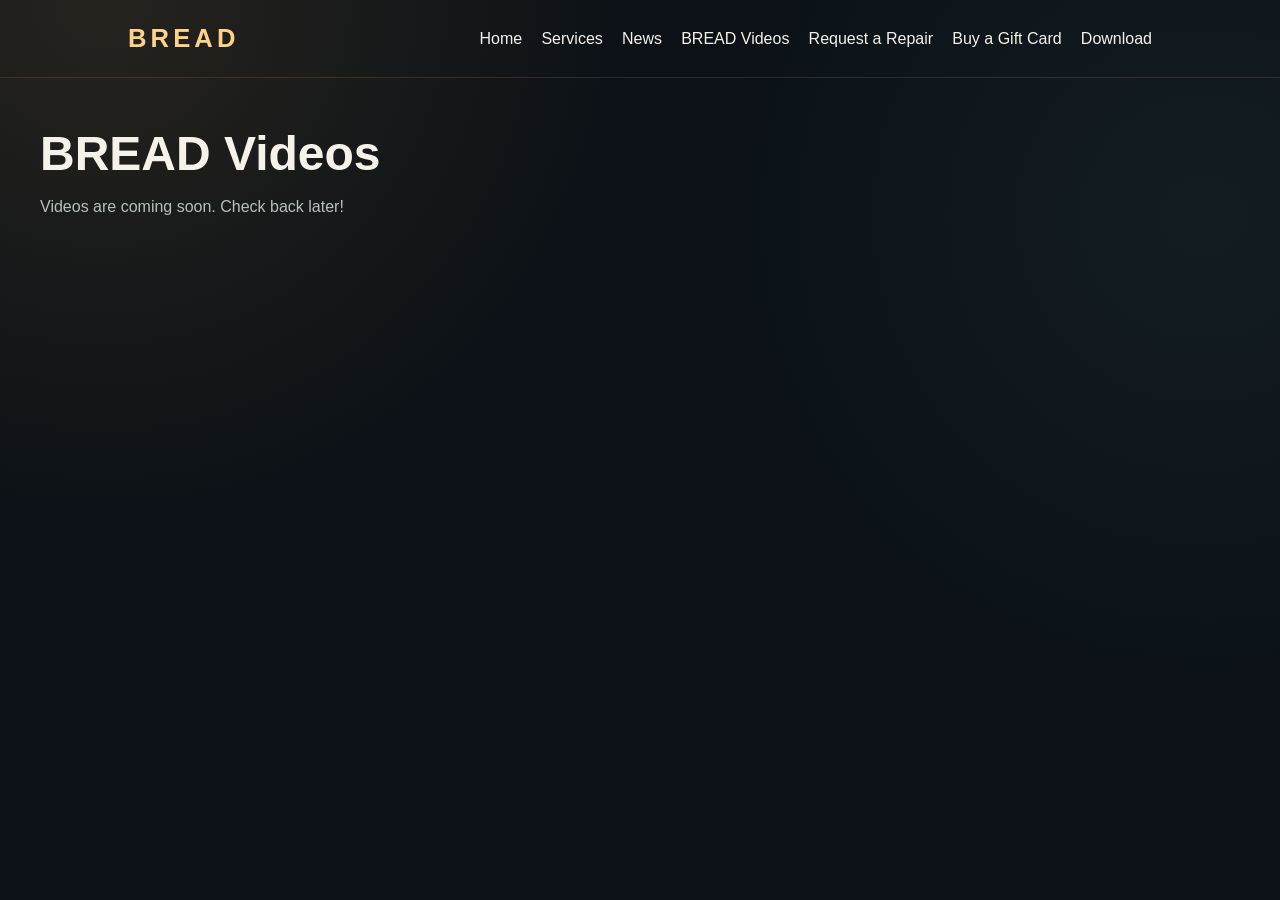
<file: docs/videos.html>
<!DOCTYPE html>
<html lang="en">
  <head>
    <meta charset="UTF-8" />
    <meta name="viewport" content="width=device-width, initial-scale=1.0" />
    <title>BREAD Videos</title>
    <style>
      :root {
        --bg: #060b14;
        --text: #f4f7ff;
        --muted: #94a7c6;
        --accent: #2ea8ff;
        --accent-strong: #4ce3ff;
      }

      * {
        box-sizing: border-box;
      }

      body {
        margin: 0;
        min-height: 100vh;
        color: var(--text);
        font-family: "Segoe UI", Tahoma, Geneva, Verdana, sans-serif;
        background: var(--bg);
      }

      nav {
        display: flex;
        justify-content: space-between;
        align-items: center;
        flex-wrap: wrap;
        gap: 1rem;
        padding: 24px 10%;
      }

      .logo {
        color: var(--accent-strong);
        font-size: 1.6rem;
        font-weight: 700;
        letter-spacing: 0.16em;
      }

      .nav-links {
        display: flex;
        flex-wrap: wrap;
        gap: 0.8rem 1.2rem;
      }

      nav a {
        color: var(--text);
        text-decoration: none;
      }

      nav a:hover {
        color: var(--accent);
      }

      main {
        width: min(1200px, calc(100% - 2rem));
        margin: 0 auto;
        padding: 3rem 0;
      }

      h1 {
        margin: 0 0 0.75rem;
        font-size: clamp(2rem, 4vw, 3rem);
      }

      #videoContent {
        color: var(--muted);
        line-height: 1.7;
      }

      .video-tools {
        display: grid;
        gap: 1rem;
        margin: 1.5rem 0;
      }

      .video-search {
        width: 100%;
        max-width: 640px;
        padding: 0.85rem 1rem;
        border: 1px solid rgba(78, 168, 255, 0.35);
        border-radius: 12px;
        color: var(--text);
        background: rgba(255,255,255,0.04);
        font: inherit;
      }

      .category-filters {
        display: flex;
        flex-wrap: wrap;
        gap: 0.65rem;
      }

      .category-button {
        padding: 0.65rem 0.95rem;
        border: 1px solid rgba(255,255,255,0.14);
        border-radius: 999px;
        color: var(--text);
        background: rgba(255,255,255,0.04);
        font: inherit;
        cursor: pointer;
      }

      .category-button[aria-pressed="true"] {
        border-color: var(--accent);
        background: rgba(46, 168, 255, 0.16);
      }

      .video-list {
        display: grid;
        gap: 1rem;
      }

      .video-entry {
        padding: 1rem 0;
        border-bottom: 1px solid rgba(78, 168, 255, 0.22);
      }

      .video-thumbnail {
        display: block;
        width: min(100%, 480px);
        aspect-ratio: 16 / 9;
        margin-bottom: 0.9rem;
        border-radius: 12px;
        object-fit: cover;
      }

      .video-entry h2 {
        margin: 0 0 0.5rem;
        color: var(--text);
        font-size: 1.2rem;
      }

      .video-entry p {
        margin: 0.4rem 0;
      }

      .video-entry a,
      .back-link {
        color: var(--accent-strong);
      }

      .recommended-label {
        color: var(--accent-strong);
        font-size: 0.9rem;
      }

      [hidden] {
        display: none !important;
      }

      @media (max-width: 700px) {
        nav {
          padding: 20px 5%;
        }
      }
    </style>
    <link rel="stylesheet" href="site-theme.css" />
  </head>
  <body>
    <nav>
      <div class="logo">BREAD</div>
      <div class="nav-links">
        <a href="index.html">Home</a>
        <a href="services.html">Services</a>
        <a href="news.html">News</a>
        <a href="videos.html">BREAD Videos</a>
        <a href="request-repair.html">Request a Repair</a>
        <a href="buy-gift-card.html">Buy a Gift Card</a>
        <a href="download.html">Download</a>
      </div>
    </nav>

    <main>
      <h1>BREAD Videos</h1>
      <div id="videoContent" aria-live="polite">Videos are coming soon. Check back later!</div>
      <div id="videoTools" class="video-tools" hidden>
        <input id="videoSearch" class="video-search" type="search" placeholder="Search videos" aria-label="Search BREAD Videos" />
        <div id="categoryFilters" class="category-filters" aria-label="Video categories"></div>
      </div>
      <div id="videoList" class="video-list"></div>
    </main>

    <script>
      const content = document.getElementById("videoContent");
      const tools = document.getElementById("videoTools");
      const videoList = document.getElementById("videoList");
      const categoryFilters = document.getElementById("categoryFilters");
      const searchInput = document.getElementById("videoSearch");
      let videos = [];
      let selectedCategory = "All";

      function escapeHtml(value) {
        return String(value || "")
          .replace(/&/g, "&amp;")
          .replace(/</g, "&lt;")
          .replace(/>/g, "&gt;")
          .replace(/\"/g, "&quot;")
          .replace(/'/g, "&#039;");
      }

      function renderCategories() {
        const categories = ["All", ...new Set(videos.map((video) => video.category).filter(Boolean))];
        categoryFilters.innerHTML = categories.map((category) => {
          const safeCategory = escapeHtml(category);
          const pressed = category === selectedCategory ? "true" : "false";
          return `<button class="category-button" type="button" data-category="${safeCategory}" aria-pressed="${pressed}">${safeCategory}</button>`;
        }).join("");

        categoryFilters.querySelectorAll("button").forEach((button) => {
          button.addEventListener("click", () => {
            selectedCategory = button.dataset.category;
            renderCategories();
            renderVideos();
          });
        });
      }

      function renderVideos() {
        const term = searchInput.value.trim().toLowerCase();
        const matchingVideos = videos.filter((video) => {
          const categoryMatch = selectedCategory === "All" || video.category === selectedCategory;
          const text = [video.title, video.description, video.category, video.recommendedIf].join(" ").toLowerCase();
          return categoryMatch && (!term || text.includes(term));
        });

        if (!matchingVideos.length) {
          videoList.textContent = "No BREAD Videos found.";
          return;
        }

        videoList.innerHTML = matchingVideos.map((video) => {
          const id = encodeURIComponent(video.id || video.title || "");
          return `
            <article class="video-entry">
              <img class="video-thumbnail" src="${escapeHtml(video.thumbnailUrl)}" alt="${escapeHtml(video.title)}" loading="lazy" />
              <h2><a href="watch-video.html?id=${id}">${escapeHtml(video.title)}</a></h2>
              <p>${escapeHtml(video.description)}</p>
              <p>${escapeHtml(video.category)} · ${escapeHtml(video.date)}</p>
              <p><span class="recommended-label">Recommended if:</span> ${escapeHtml(video.recommendedIf)}</p>
            </article>
          `;
        }).join("");
      }

      function getRasterThumbnailUrl(path) {
        if (typeof path !== "string" || !path.trim()) return null;

        try {
          const url = new URL(path, window.location.href);
          const isSiteLocal = url.origin === window.location.origin;
          const isVideosImagePath = /(?:^|\/)images\/videos\/[^/]+\.(?:jpe?g|png|webp)$/i.test(url.pathname);
          return isSiteLocal && isVideosImagePath ? url : null;
        } catch {
          return null;
        }
      }

      async function fileExists(path, expectedMimeType) {
        if (!path) return false;
        try {
          const response = await fetch(path, { method: "HEAD" });
          const actualMimeType = (response.headers.get("content-type") || "").split(";")[0].trim().toLowerCase();
          return response.ok && (!expectedMimeType || actualMimeType === expectedMimeType);
        } catch {
          return false;
        }
      }

      function expectedImageMimeType(url) {
        const extension = url.pathname.split(".").pop().toLowerCase();
        if (extension === "jpg" || extension === "jpeg") return "image/jpeg";
        if (extension === "png") return "image/png";
        if (extension === "webp") return "image/webp";
        return null;
      }

      async function validateVideoEntry(video) {
        if (!video || !video.id || !video.title || !video.video) return null;
        const thumbnailUrl = getRasterThumbnailUrl(video.thumbnail);
        const thumbnailMimeType = thumbnailUrl && expectedImageMimeType(thumbnailUrl);
        if (!thumbnailUrl || !thumbnailMimeType) return null;

        const [videoExists, thumbnailExists] = await Promise.all([
          fileExists(video.video),
          fileExists(thumbnailUrl.href, thumbnailMimeType)
        ]);

        return videoExists && thumbnailExists
          ? { ...video, thumbnailUrl: thumbnailUrl.href }
          : null;
      }

      async function loadVideos() {
        try {
          const response = await fetch("videos.json", { cache: "no-store" });
          if (!response.ok) throw new Error("Video data unavailable");
          const data = await response.json();
          const entries = Array.isArray(data) ? data : [];
          videos = (await Promise.all(entries.map(validateVideoEntry))).filter(Boolean);
        } catch {
          videos = [];
        }

        if (!videos.length) {
          content.textContent = "Videos are coming soon. Check back later!";
          tools.hidden = true;
          videoList.replaceChildren();
          return;
        }

        content.textContent = "Helpful videos, tutorials, updates, and behind-the-scenes content from BREAD Computer Repair.";
        tools.hidden = false;
        renderCategories();
        renderVideos();
      }

      searchInput.addEventListener("input", renderVideos);
      loadVideos();
    </script>
  </body>
</html>
</file>
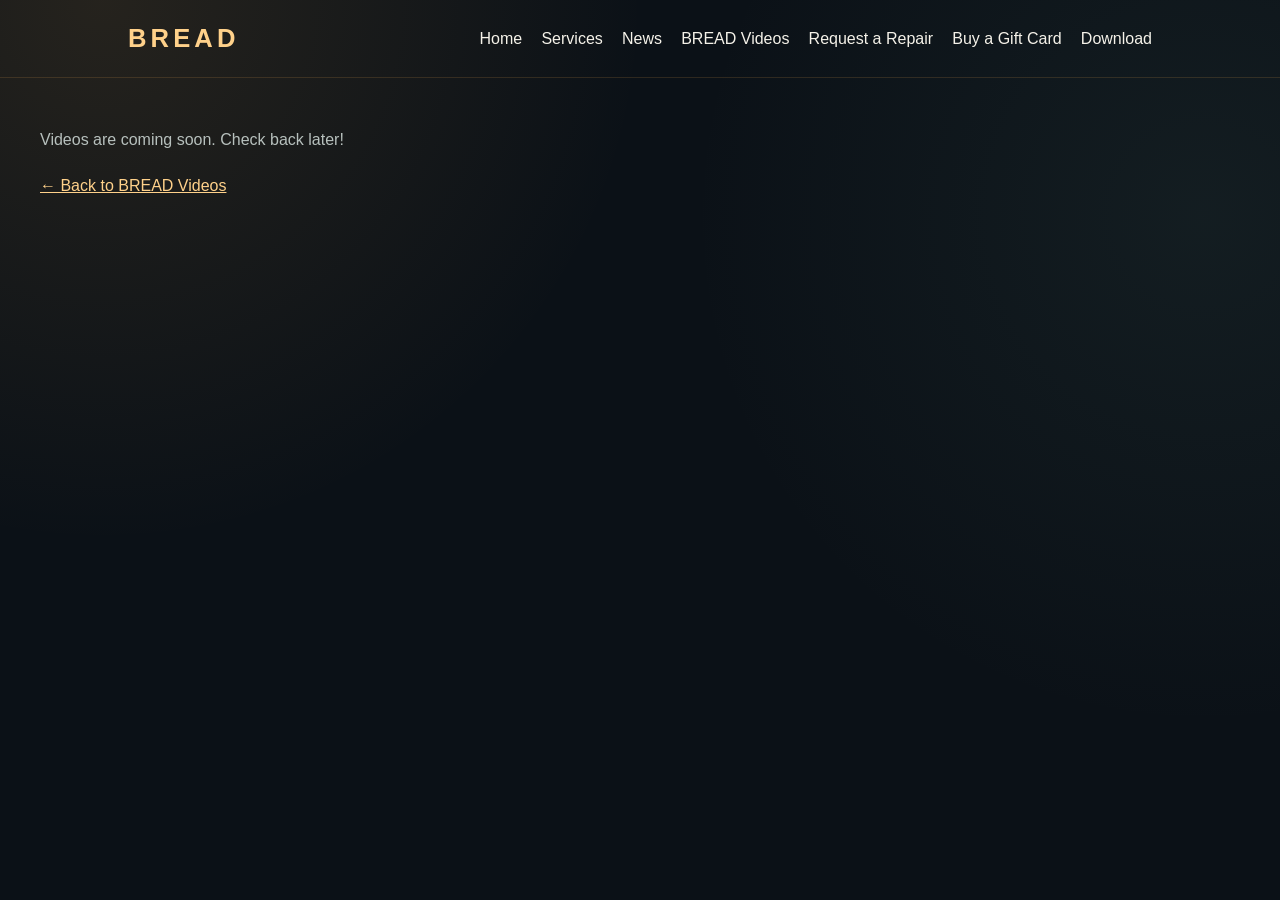
<file: docs/watch-video.html>
<!DOCTYPE html>
<html lang="en">
  <head>
    <meta charset="UTF-8" />
    <meta name="viewport" content="width=device-width, initial-scale=1.0" />
    <title>BREAD Videos</title>
    <style>
      :root {
        --bg: #060b14;
        --text: #f4f7ff;
        --muted: #94a7c6;
        --accent: #2ea8ff;
        --accent-strong: #4ce3ff;
      }

      * {
        box-sizing: border-box;
      }

      body {
        margin: 0;
        min-height: 100vh;
        color: var(--text);
        font-family: "Segoe UI", Tahoma, Geneva, Verdana, sans-serif;
        background: var(--bg);
      }

      nav {
        display: flex;
        justify-content: space-between;
        align-items: center;
        flex-wrap: wrap;
        gap: 1rem;
        padding: 24px 10%;
      }

      .logo {
        color: var(--accent-strong);
        font-size: 1.6rem;
        font-weight: 700;
        letter-spacing: 0.16em;
      }

      .nav-links {
        display: flex;
        flex-wrap: wrap;
        gap: 0.8rem 1.2rem;
      }

      nav a {
        color: var(--text);
        text-decoration: none;
      }

      nav a:hover {
        color: var(--accent);
      }

      main {
        width: min(1200px, calc(100% - 2rem));
        margin: 0 auto;
        padding: 3rem 0;
      }

      h1 {
        margin: 0 0 0.75rem;
        font-size: clamp(2rem, 4vw, 3rem);
      }

      #videoDetails {
        color: var(--muted);
        line-height: 1.7;
      }

      #videoDetails h2 {
        color: var(--text);
      }

      #videoDetails ul {
        padding-left: 1.25rem;
      }

      #videoDetails li {
        margin: 0.4rem 0;
      }

      .recommended-label {
        color: var(--accent-strong);
      }

      .back-link {
        display: inline-block;
        margin-top: 1.5rem;
        color: var(--accent-strong);
      }

      @media (max-width: 700px) {
        nav {
          padding: 20px 5%;
        }
      }
    </style>
    <link rel="stylesheet" href="site-theme.css" />
  </head>
  <body>
    <nav>
      <div class="logo">BREAD</div>
      <div class="nav-links">
        <a href="index.html">Home</a>
        <a href="services.html">Services</a>
        <a href="news.html">News</a>
        <a href="videos.html">BREAD Videos</a>
        <a href="request-repair.html">Request a Repair</a>
        <a href="buy-gift-card.html">Buy a Gift Card</a>
        <a href="download.html">Download</a>
      </div>
    </nav>

    <main>
      <div id="videoDetails" aria-live="polite">Videos are coming soon. Check back later!</div>
      <a class="back-link" href="videos.html">← Back to BREAD Videos</a>
    </main>

    <script>
      function escapeHtml(value) {
        return String(value || "")
          .replace(/&/g, "&amp;")
          .replace(/</g, "&lt;")
          .replace(/>/g, "&gt;")
          .replace(/\"/g, "&quot;")
          .replace(/'/g, "&#039;");
      }

      function getRasterThumbnailUrl(path) {
        if (typeof path !== "string" || !path.trim()) return null;

        try {
          const url = new URL(path, window.location.href);
          const isSiteLocal = url.origin === window.location.origin;
          const isVideosImagePath = /(?:^|\/)images\/videos\/[^/]+\.(?:jpe?g|png|webp)$/i.test(url.pathname);
          return isSiteLocal && isVideosImagePath ? url : null;
        } catch {
          return null;
        }
      }

      function expectedImageMimeType(url) {
        const extension = url.pathname.split(".").pop().toLowerCase();
        if (extension === "jpg" || extension === "jpeg") return "image/jpeg";
        if (extension === "png") return "image/png";
        if (extension === "webp") return "image/webp";
        return null;
      }

      async function fileExists(path, expectedMimeType) {
        if (!path) return false;
        try {
          const response = await fetch(path, { method: "HEAD" });
          const actualMimeType = (response.headers.get("content-type") || "").split(";")[0].trim().toLowerCase();
          return response.ok && (!expectedMimeType || actualMimeType === expectedMimeType);
        } catch {
          return false;
        }
      }

      async function loadVideo() {
        const details = document.getElementById("videoDetails");
        const videoId = new URLSearchParams(window.location.search).get("id");

        try {
          const response = await fetch("videos.json", { cache: "no-store" });
          if (!response.ok) throw new Error("Video data unavailable");
          const data = await response.json();
          const entries = Array.isArray(data) ? data : [];
          const videos = (await Promise.all(entries.map(async (item) => {
            if (!item || !item.id || !item.title || !item.video) return null;
            const thumbnailUrl = getRasterThumbnailUrl(item.thumbnail);
            const thumbnailMimeType = thumbnailUrl && expectedImageMimeType(thumbnailUrl);
            if (!thumbnailUrl || !thumbnailMimeType) return null;
            const [videoExists, thumbnailExists] = await Promise.all([
              fileExists(item.video),
              fileExists(thumbnailUrl.href, thumbnailMimeType)
            ]);
            return videoExists && thumbnailExists
              ? { ...item, thumbnailUrl: thumbnailUrl.href }
              : null;
          }))).filter(Boolean);
          const video = videos.find((item) => String(item.id) === videoId);

          if (!video) {
            details.textContent = "Videos are coming soon. Check back later!";
            return;
          }

          const related = videos.filter((item) =>
            item.id !== video.id && item.category === video.category
          );
          const relatedMarkup = related.length
            ? `<h2>Related videos</h2><ul>${related.map((item) =>
                `<li><a href="watch-video.html?id=${encodeURIComponent(item.id)}">${escapeHtml(item.title)}</a></li>`
              ).join("")}</ul>`
            : "";

          details.innerHTML = `
            <video controls preload="metadata" src="${escapeHtml(video.video)}" poster="${escapeHtml(video.thumbnailUrl)}"></video>
            <h1>${escapeHtml(video.title)}</h1>
            <p>${escapeHtml(video.description)}</p>
            <p>${escapeHtml(video.category)} · ${escapeHtml(video.date)}</p>
            <p><span class="recommended-label">Recommended if:</span> ${escapeHtml(video.recommendedIf)}</p>
            ${relatedMarkup}
          `;
        } catch {
          details.textContent = "Videos are coming soon. Check back later!";
        }
      }

      loadVideo();
    </script>
  </body>
</html>
</file>
<file: docs/site-theme.css>
/* Shared BREAD visual theme: color and surface details only. */
:root {
  --bg: #0b1117;
  --panel: rgba(19, 29, 35, 0.94);
  --panel-strong: #1a292f;
  --text: #f5f2e9;
  --muted: #b7c0bd;
  --accent: #e4a34b;
  --accent-strong: #ffd18a;
  --border: rgba(228, 163, 75, 0.28);
  --shadow: 0 20px 45px rgba(0, 0, 0, 0.32);
  --blue: #e4a34b;
  --cyan: #ffd18a;
}

body {
  color: var(--text);
  background:
    radial-gradient(circle at 8% 0%, rgba(228, 163, 75, 0.12), transparent 34rem),
    radial-gradient(circle at 94% 24%, rgba(104, 151, 137, 0.09), transparent 32rem),
    #0b1117;
}

body::before {
  background: linear-gradient(135deg, rgba(255, 242, 218, 0.025), transparent 48%);
}

nav {
  border-bottom: 1px solid rgba(228, 163, 75, 0.16);
}

nav a,
.nav-links a {
  transition: color 0.2s ease;
}

nav a:hover,
.nav-links a:hover {
  color: var(--accent-strong);
}

.hero,
.card,
.form-card,
.contact-box,
.panel,
.featured-card,
.news-card,
.gift-card-box,
.empty-state,
.note-panel,
.terminal,
.game,
.stat,
.overview,
.uptime,
.achievement {
  border-color: var(--border);
  box-shadow: var(--shadow);
}

.hero,
.card,
.form-card,
.contact-box,
.panel,
.featured-card,
.news-card,
.gift-card-box,
.empty-state,
.note-panel,
.terminal,
.game,
.stat,
.overview,
.uptime,
.achievement {
  background-color: #142027;
}

.hero h1,
.hero span,
.title,
.logo,
.brand,
.section-title,
.card h2,
.gift-card-box h3,
.price,
.card-date,
.recommended-label,
.article-link,
.hero-title h1,
.crumb,
.eyebrow,
.stat b {
  color: var(--accent-strong);
}

.button,
.services-cta,
.license-button,
.submit-btn,
.submit,
.read-more-btn,
.big-button,
.terminal button,
body:has(.container pre) .container > a {
  border-color: rgba(255, 209, 138, 0.4);
  background: linear-gradient(135deg, #d98d35, #f3bd6c);
  color: #20170d;
  box-shadow: 0 10px 24px rgba(228, 163, 75, 0.16);
}

.button:hover,
.services-cta:hover,
.license-button:hover,
.submit-btn:hover,
.submit:hover,
.read-more-btn:hover,
.big-button:hover,
.terminal button:hover,
body:has(.container pre) .container > a:hover {
  filter: brightness(1.08);
  box-shadow: 0 12px 28px rgba(228, 163, 75, 0.28);
}

.back-btn,
.hero-nav a,
.button-secondary,
.category-button,
.close-btn,
.component,
.valueBtn {
  border-color: rgba(228, 163, 75, 0.25);
  background-color: rgba(255, 242, 218, 0.045);
  color: var(--text);
}

.back-btn:hover,
.hero-nav a:hover,
.category-button[aria-pressed="true"],
.valueBtn:hover,
.valueBtn.active,
.component:hover,
.close-btn:hover {
  border-color: var(--accent);
  background-color: rgba(228, 163, 75, 0.16);
  color: var(--accent-strong);
}

input,
select,
textarea,
.video-search,
.ts-control,
.ts-dropdown {
  border-color: rgba(228, 163, 75, 0.28);
  background-color: #111b20;
  color: var(--text);
}

input:focus,
select:focus,
textarea:focus,
.video-search:focus,
.ts-wrapper.focus .ts-control {
  border-color: var(--accent);
  box-shadow: 0 0 0 3px rgba(228, 163, 75, 0.17);
}

.ts-dropdown .option:hover,
.ts-dropdown .active {
  background: #d98d35 !important;
  color: #20170d !important;
}

.download-button.available {
  background: linear-gradient(135deg, #d98d35, #f3bd6c);
  color: #20170d;
}

.download-button:not(.available) {
  background: rgba(228, 163, 75, 0.12);
  color: #c4b8a5;
}

.preview {
  border: 1px solid rgba(255, 209, 138, 0.45);
  background: linear-gradient(135deg, #d98d35, #f3bd6c);
  color: #20170d;
  box-shadow: 0 18px 38px rgba(0, 0, 0, 0.25);
}

.preview h2,
.preview .money {
  color: #20170d;
}

.field a {
  color: var(--accent-strong) !important;
}

body:has(.container pre) .container {
  border: 1px solid var(--border);
  background: linear-gradient(145deg, rgba(24, 36, 43, 0.96), rgba(15, 24, 30, 0.97));
  box-shadow: var(--shadow);
}

.terminal {
  border-color: rgba(228, 163, 75, 0.42);
}

button:focus-visible,
a:focus-visible,
input:focus-visible,
select:focus-visible,
textarea:focus-visible {
  outline: 2px solid var(--accent-strong);
  outline-offset: 3px;
}

@media (prefers-reduced-motion: reduce) {
  *,
  *::before,
  *::after {
    scroll-behavior: auto !important;
    transition-duration: 0.01ms !important;
    animation-duration: 0.01ms !important;
    animation-iteration-count: 1 !important;
  }
}
</file>
